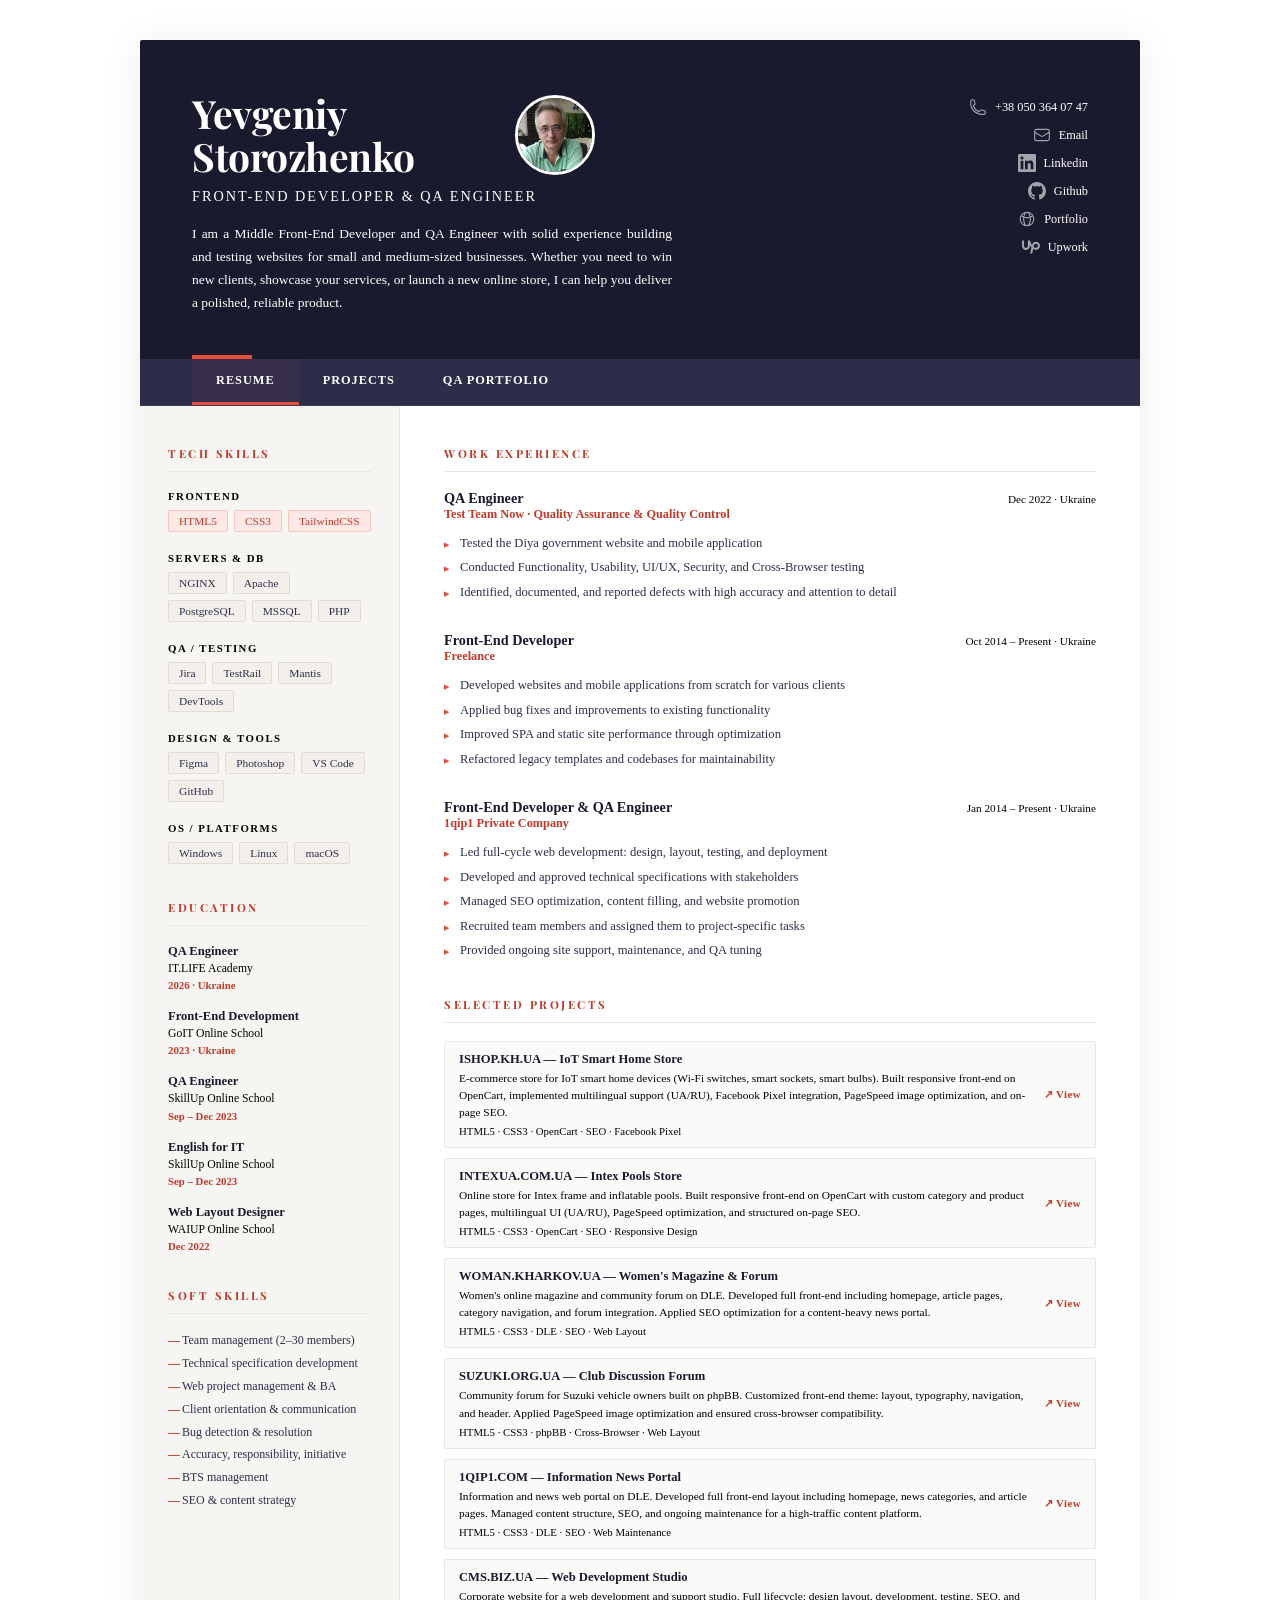
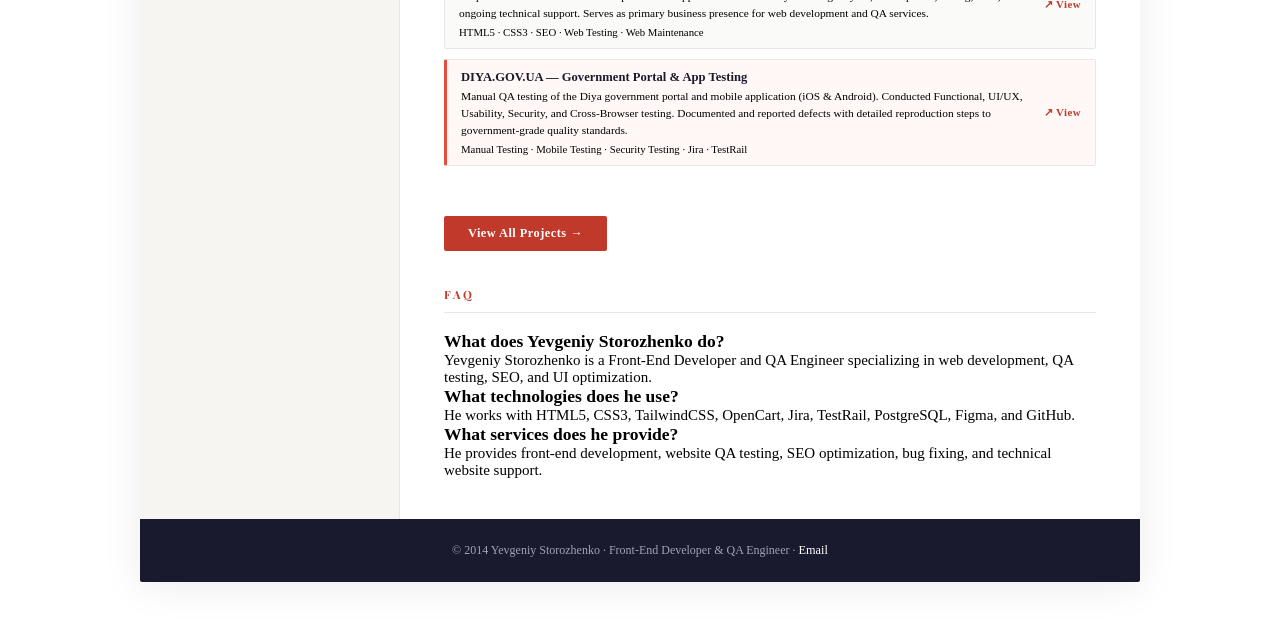
<file: index.html>
<!DOCTYPE html>
<html lang="en">

<head>
  <meta charset="UTF-8">
  <title>Yevgeniy Storozhenko — Front-End Developer & QA Engineer</title>
  <meta name="viewport" content="width=device-width, initial-scale=1.0">
  <meta name="description"
    content="Yevgeniy Storozhenko is a Middle Front-End Developer and QA Engineer. Explore his resume, selected projects, QA portfolio, and web development experience.">
  <meta name="keywords" content="Front-End Developer, QA Engineer, Ukraine, web development, OpenCart, SEO, portfolio">
  <meta name="author" content="Yevgeniy Storozhenko">
  <meta name="robots" content="index, follow">
  <meta property="og:type" content="website">
  <meta property="og:title" content="Yevgeniy Storozhenko — Front-End Developer & QA Engineer">
  <meta property="og:description"
    content="Portfolio and resume of a Middle Front-End Developer and QA Engineer with experience in web development, testing, and SEO.">
  <meta property="og:url" content="https://portfolio.1qip1.com/">
  <meta property="og:image" content="https://portfolio.1qip1.com/img/photo.webp">
  <meta property="og:site_name" content="Yevgeniy Storozhenko Portfolio">
  <meta name="twitter:card" content="summary_large_image">
  <link rel="preconnect" href="https://fonts.googleapis.com">
  <link rel="preconnect" href="https://fonts.gstatic.com" crossorigin>
  <link
    href="https://fonts.googleapis.com/css2?family=Playfair+Display:wght@400;700&family=DM+Sans:wght@300;400;500;600&display=swap"
    rel="stylesheet">
  <link rel="stylesheet" href="styles/styles.css">
  <link rel="manifest" href="manifest.json">
  <link rel="canonical" href="https://portfolio.1qip1.com/">
  <link rel="icon" type="image/x-icon" href="img/favicon.ico">
  <link rel="apple-touch-icon" href="img/apple-icon-180.png">
  <!-- Structured Data -->
  <script type="application/ld+json">
{
  "@context": "https://schema.org",
  "@graph": [
    {
      "@type": "Person",
      "@id": "https://portfolio.1qip1.com/#person",
      "name": "Yevgeniy Storozhenko",
      "jobTitle": "Front-End Developer & QA Engineer",
      "email": "mailto:styevgeniy@gmail.com",
      "telephone": "+380503640747",
      "url": "https://portfolio.1qip1.com/",
      "image": "https://portfolio.1qip1.com/img/photo.webp",
      "sameAs": [
        "https://www.linkedin.com/in/yevgeniy-storozhenko",
        "https://github.com/StYevgeniy",
        "https://www.upwork.com/freelancers/~01e5efda63ca91f8b1"
      ],
      "worksFor": {
        "@type": "Organization",
        "name": "1qip1 Private Company"
      }
    },
    {
      "@type": "WebSite",
      "@id": "https://portfolio.1qip1.com/#website",
      "url": "https://portfolio.1qip1.com/",
      "name": "Yevgeniy Storozhenko Portfolio",
      "description": "Portfolio and resume of Yevgeniy Storozhenko, Front-End Developer and QA Engineer",
      "publisher": {
        "@id": "https://portfolio.1qip1.com/#person"
      }
    },
    {
      "@type": "WebPage",
      "@id": "https://portfolio.1qip1.com/#webpage",
      "url": "https://portfolio.1qip1.com/",
      "name": "Yevgeniy Storozhenko — Front-End Developer & QA Engineer",
      "isPartOf": {
        "@id": "https://portfolio.1qip1.com/#website"
      },
      "about": {
        "@id": "https://portfolio.1qip1.com/#person"
      },
      "breadcrumb": {
        "@id": "https://portfolio.1qip1.com/#breadcrumb"
      },
      "description": "Portfolio and resume of a Front-End Developer and QA Engineer with experience in web development, testing, and SEO."
    },
    {
      "@type": "BreadcrumbList",
      "@id": "https://portfolio.1qip1.com/#breadcrumb",
      "itemListElement": [
        {
          "@type": "ListItem",
          "position": 1,
          "name": "Resume",
          "item": "https://portfolio.1qip1.com/"
        },
        {
          "@type": "ListItem",
          "position": 2,
          "name": "Projects",
          "item": "https://portfolio.1qip1.com/projects.html"
        },
        {
          "@type": "ListItem",
          "position": 3,
          "name": "QA Portfolio",
          "item": "https://portfolio.1qip1.com/qa-portfolio.html"
        }
      ]
    },
    {
      "@type": "FAQPage",
      "@id": "https://portfolio.1qip1.com/#faq",
      "mainEntity": [
        {
          "@type": "Question",
          "name": "What does Yevgeniy Storozhenko do?",
          "acceptedAnswer": {
            "@type": "Answer",
            "text": "Yevgeniy Storozhenko is a Front-End Developer and QA Engineer specializing in web development, QA testing, SEO, and UI optimization."
          }
        },
        {
          "@type": "Question",
          "name": "What technologies does he use?",
          "acceptedAnswer": {
            "@type": "Answer",
            "text": "He works with HTML5, CSS3, TailwindCSS, OpenCart, Jira, TestRail, PostgreSQL, Figma, and GitHub."
          }
        },
        {
          "@type": "Question",
          "name": "What services does he provide?",
          "acceptedAnswer": {
            "@type": "Answer",
            "text": "He provides front-end development, website QA testing, SEO optimization, bug fixing, and technical website support."
          }
        }
      ]
    }
  ]
}
</script>
</head>

<body>
  <div class="page">

    <!-- HEADER -->
    <div class="header">
      <div>
        <h1 class="header-name">Yevgeniy<br>Storozhenko
          <img src="img/photo.webp" class="avatar" alt="Yevgeniy Storozhenko" decoding="async" fetchpriority="high"
            loading="eager">
        </h1>
        <div class="header-title">Front-End Developer &amp; QA Engineer</div>
        <div class="header-summary">
          I am a Middle Front-End Developer and QA Engineer with solid experience building and testing websites for
          small and medium-sized businesses.
          Whether you need to win new clients, showcase your services, or launch a new online store, I can help you
          deliver a polished, reliable product.
        </div>
      </div>
      <div class="header-contacts">
        <a href="tel:+380503640747" class="contact-item">
          <svg class="contact-icon" viewBox="0 0 24 24" fill="none" stroke="currentColor" stroke-width="1.5">
            <path stroke-linecap="round" stroke-linejoin="round"
              d="M2.25 6.75c0 8.284 6.716 15 15 15h2.25a2.25 2.25 0 002.25-2.25v-1.372c0-.516-.351-.966-.852-1.091l-4.423-1.106c-.44-.11-.902.055-1.173.417l-.97 1.293c-.282.376-.769.542-1.21.38a12.035 12.035 0 01-7.143-7.143c-.162-.441.004-.928.38-1.21l1.293-.97c.363-.271.527-.734.417-1.173L6.963 3.102a1.125 1.125 0 00-1.091-.852H4.5A2.25 2.25 0 002.25 4.5v2.25z" />
          </svg>
          +38 050 364 07 47
        </a>
        <a href="mailto:styevgeniy@gmail.com" class="contact-item">
          <svg class="contact-icon" viewBox="0 0 24 24" fill="none" stroke="currentColor" stroke-width="1.5">
            <path stroke-linecap="round" stroke-linejoin="round"
              d="M21.75 6.75v10.5a2.25 2.25 0 01-2.25 2.25h-15a2.25 2.25 0 01-2.25-2.25V6.75m19.5 0A2.25 2.25 0 0019.5 4.5h-15a2.25 2.25 0 00-2.25 2.25m19.5 0v.243a2.25 2.25 0 01-1.07 1.916l-7.5 4.615a2.25 2.25 0 01-2.36 0L3.32 8.91a2.25 2.25 0 01-1.07-1.916V6.75" />
          </svg>
          Email
        </a>
        <a href="https://www.linkedin.com/in/yevgeniy-storozhenko" target="_blank" rel="noopener noreferrer"
          class="contact-item">
          <svg class="contact-icon" viewBox="0 0 24 24" fill="currentColor">
            <path
              d="M20.447 20.452h-3.554v-5.569c0-1.328-.027-3.037-1.852-3.037-1.853 0-2.136 1.445-2.136 2.939v5.667H9.351V9h3.414v1.561h.046c.477-.9 1.637-1.85 3.37-1.85 3.601 0 4.267 2.37 4.267 5.455v6.286zM5.337 7.433c-1.144 0-2.063-.926-2.063-2.065 0-1.138.92-2.063 2.063-2.063 1.14 0 2.064.925 2.064 2.063 0 1.139-.925 2.065-2.064 2.065zm1.782 13.019H3.555V9h3.564v11.452zM22.225 0H1.771C.792 0 0 .774 0 1.729v20.542C0 23.227.792 24 1.771 24h20.451C23.2 24 24 23.227 24 22.271V1.729C24 .774 23.2 0 22.222 0h.003z" />
          </svg>
          Linkedin
        </a>
        <a href="https://github.com/StYevgeniy" target="_blank" rel="noopener noreferrer" class="contact-item">
          <svg class="contact-icon" viewBox="0 0 24 24" fill="currentColor">
            <path
              d="M12 0c-6.626 0-12 5.373-12 12 0 5.302 3.438 9.8 8.207 11.387.599.111.793-.261.793-.577v-2.234c-3.338.726-4.033-1.416-4.033-1.416-.546-1.387-1.333-1.756-1.333-1.756-1.089-.745.083-.729.083-.729 1.205.084 1.839 1.237 1.839 1.237 1.07 1.834 2.807 1.304 3.492.997.107-.775.418-1.305.762-1.604-2.665-.305-5.467-1.334-5.467-5.931 0-1.311.469-2.381 1.236-3.221-.124-.303-.535-1.524.117-3.176 0 0 1.008-.322 3.301 1.23.957-.266 1.983-.399 3.003-.404 1.02.005 2.047.138 3.006.404 2.291-1.552 3.297-1.23 3.297-1.23.653 1.653.242 2.874.118 3.176.77.84 1.235 1.911 1.235 3.221 0 4.609-2.807 5.624-5.479 5.921.43.372.823 1.102.823 2.222v3.293c0 .319.192.694.801.576 4.765-1.589 8.199-6.086 8.199-11.386 0-6.627-5.373-12-12-12z" />
          </svg>
          Github
        </a>
        <a href="https://portfolio.cms.biz.ua" target="_blank" class="contact-item">
          <svg class="contact-icon" viewBox="0 0 24 24" fill="none" stroke="currentColor" stroke-width="1.5">
            <path stroke-linecap="round" stroke-linejoin="round"
              d="M12 21a9.004 9.004 0 008.716-6.747M12 21a9.004 9.004 0 01-8.716-6.747M12 21c2.485 0 4.5-4.03 4.5-9S14.485 3 12 3m0 18c-2.485 0-4.5-4.03-4.5-9S9.515 3 12 3m0 0a8.997 8.997 0 017.843 4.582M12 3a8.997 8.997 0 00-7.843 4.582m15.686 0A11.953 11.953 0 0112 10.5c-2.998 0-5.74-1.1-7.843-2.918m15.686 0A8.959 8.959 0 0121 12c0 .778-.099 1.533-.284 2.253M3.284 14.253A8.959 8.959 0 013 12c0-1.605.42-3.113 1.157-4.418" />
          </svg>
          Portfolio
        </a>
        <a href="https://www.upwork.com/freelancers/~01e5efda63ca91f8b1" target="_blank" class="contact-item">
          <svg class="contact-icon" viewBox="0 0 24 24" fill="currentColor">
            <path
              d="M18.561 13.158c-1.102 0-2.135-.467-3.074-1.227l.228-1.076.008-.042c.207-1.143.849-3.06 2.839-3.06 1.492 0 2.703 1.212 2.703 2.703-.001 1.489-1.212 2.702-2.704 2.702zm0-8.14c-2.539 0-4.51 1.649-5.31 4.366-1.22-1.834-2.148-4.036-2.687-5.892H7.828v7.112c-.002 1.406-1.141 2.546-2.547 2.546-1.405 0-2.543-1.14-2.543-2.546V3.492H0v7.112c0 2.914 2.37 5.303 5.281 5.303 2.913 0 5.283-2.389 5.283-5.303v-1.19c.529 1.107 1.182 2.229 1.974 3.221l-1.673 7.873h2.797l1.213-5.71c1.063.679 2.285 1.109 3.686 1.109 3 0 5.439-2.452 5.439-5.45 0-3-2.439-5.439-5.439-5.439z" />
          </svg>
          Upwork
        </a>
      </div>
    </div>

    <!-- NAVIGATION -->
    <nav class="main-nav">
      <a href="/" class="nav-link active">Resume</a>
      <a href="projects.html" class="nav-link">Projects</a>
      <a href="qa-portfolio.html" class="nav-link">QA Portfolio</a>
    </nav>

    <!-- BODY -->
    <div class="body">

      <!-- SIDEBAR -->
      <aside class="sidebar">

        <!-- TECH SKILLS -->
        <div class="section">
          <h2 class="section-title">Tech Skills</h2>
          <div class="skill-group">
            <div class="skill-group-label">Frontend</div>
            <div class="tags">
              <span class="tag accent">HTML5</span>
              <span class="tag accent">CSS3</span>
              <span class="tag accent">TailwindCSS</span>
            </div>
          </div>
          <div class="skill-group">
            <div class="skill-group-label">Servers &amp; DB</div>
            <div class="tags">
              <span class="tag">NGINX</span>
              <span class="tag">Apache</span>
              <span class="tag">PostgreSQL</span>
              <span class="tag">MSSQL</span>
              <span class="tag">PHP</span>
            </div>
          </div>
          <div class="skill-group">
            <div class="skill-group-label">QA / Testing</div>
            <div class="tags">
              <span class="tag">Jira</span>
              <span class="tag">TestRail</span>
              <span class="tag">Mantis</span>
              <span class="tag">DevTools</span>
            </div>
          </div>
          <div class="skill-group">
            <div class="skill-group-label">Design &amp; Tools</div>
            <div class="tags">
              <span class="tag">Figma</span>
              <span class="tag">Photoshop</span>
              <span class="tag">VS Code</span>
              <span class="tag">GitHub</span>
            </div>
          </div>
          <div class="skill-group">
            <div class="skill-group-label">OS / Platforms</div>
            <div class="tags">
              <span class="tag">Windows</span>
              <span class="tag">Linux</span>
              <span class="tag">macOS</span>
            </div>
          </div>
        </div>

        <!-- EDUCATION -->
        <div class="section">
          <h2 class="section-title">Education</h2>
          <div class="edu-item">
            <div class="edu-degree">QA Engineer</div>
            <div class="edu-school">IT.LIFE Academy</div>
            <div class="edu-date">2026 · Ukraine</div>
          </div>
          <div class="edu-item">
            <div class="edu-degree">Front-End Development</div>
            <div class="edu-school">GoIT Online School</div>
            <div class="edu-date">2023 · Ukraine</div>
          </div>
          <div class="edu-item">
            <div class="edu-degree">QA Engineer</div>
            <div class="edu-school">SkillUp Online School</div>
            <div class="edu-date">Sep – Dec 2023</div>
          </div>
          <div class="edu-item">
            <div class="edu-degree">English for IT</div>
            <div class="edu-school">SkillUp Online School</div>
            <div class="edu-date">Sep – Dec 2023</div>
          </div>
          <div class="edu-item">
            <div class="edu-degree">Web Layout Designer</div>
            <div class="edu-school">WAIUP Online School</div>
            <div class="edu-date">Dec 2022</div>
          </div>
        </div>

        <!-- SOFT SKILLS -->
        <div class="section">
          <h2 class="section-title">Soft Skills</h2>
          <ul class="soft-list">
            <li>Team management (2–30 members)</li>
            <li>Technical specification development</li>
            <li>Web project management &amp; BA</li>
            <li>Client orientation &amp; communication</li>
            <li>Bug detection &amp; resolution</li>
            <li>Accuracy, responsibility, initiative</li>
            <li>BTS management</li>
            <li>SEO &amp; content strategy</li>
          </ul>
        </div>

      </aside>

      <!-- MAIN CONTENT -->
      <main class="main">

        <!-- EXPERIENCE -->
        <div class="section">
          <h2 class="section-title">Work Experience</h2>

          <div class="exp-item">
            <div class="exp-header">
              <div>
                <div class="exp-role">QA Engineer</div>
                <div class="exp-company">Test Team Now · Quality Assurance &amp; Quality Control</div>
              </div>
              <div class="exp-date">Dec 2022 · Ukraine</div>
            </div>
            <ul class="exp-bullets">
              <li>Tested the Diya government website and mobile application</li>
              <li>Conducted Functionality, Usability, UI/UX, Security, and Cross-Browser testing</li>
              <li>Identified, documented, and reported defects with high accuracy and attention to detail</li>
            </ul>
          </div>

          <div class="exp-item">
            <div class="exp-header">
              <div>
                <div class="exp-role">Front-End Developer</div>
                <div class="exp-company">Freelance</div>
              </div>
              <div class="exp-date">Oct 2014 – Present · Ukraine</div>
            </div>
            <ul class="exp-bullets">
              <li>Developed websites and mobile applications from scratch for various clients</li>
              <li>Applied bug fixes and improvements to existing functionality</li>
              <li>Improved SPA and static site performance through optimization</li>
              <li>Refactored legacy templates and codebases for maintainability</li>
            </ul>
          </div>

          <div class="exp-item">
            <div class="exp-header">
              <div>
                <div class="exp-role">Front-End Developer &amp; QA Engineer</div>
                <div class="exp-company">1qip1 Private Company</div>
              </div>
              <div class="exp-date">Jan 2014 – Present · Ukraine</div>
            </div>
            <ul class="exp-bullets">
              <li>Led full-cycle web development: design, layout, testing, and deployment</li>
              <li>Developed and approved technical specifications with stakeholders</li>
              <li>Managed SEO optimization, content filling, and website promotion</li>
              <li>Recruited team members and assigned them to project-specific tasks</li>
              <li>Provided ongoing site support, maintenance, and QA tuning</li>
            </ul>
          </div>
        </div>

        <!-- SELECTED PROJECTS PREVIEW -->
        <div class="section">
          <h2 class="section-title">Selected Projects</h2>

          <div class="project-item">
            <div>
              <div class="project-name">ISHOP.KH.UA — IoT Smart Home Store</div>
              <div class="project-desc">E-commerce store for IoT smart home devices (Wi-Fi switches, smart sockets,
                smart bulbs). Built responsive front-end on OpenCart, implemented multilingual support (UA/RU), Facebook
                Pixel integration, PageSpeed image optimization, and on-page SEO.</div>
              <div class="project-tags">HTML5 · CSS3 · OpenCart · SEO · Facebook Pixel</div>
            </div>
            <a href="https://ishop.kh.ua/" target="_blank" class="project-link">↗ View</a>
          </div>

          <div class="project-item">
            <div>
              <div class="project-name">INTEXUA.COM.UA — Intex Pools Store</div>
              <div class="project-desc">Online store for Intex frame and inflatable pools. Built responsive front-end on
                OpenCart with custom category and product pages, multilingual UI (UA/RU), PageSpeed optimization, and
                structured on-page SEO.</div>
              <div class="project-tags">HTML5 · CSS3 · OpenCart · SEO · Responsive Design</div>
            </div>
            <a href="https://intexua.com.ua/" target="_blank" class="project-link">↗ View</a>
          </div>

          <div class="project-item">
            <div>
              <div class="project-name">WOMAN.KHARKOV.UA — Women's Magazine &amp; Forum</div>
              <div class="project-desc">Women's online magazine and community forum on DLE. Developed full front-end
                including homepage, article pages, category navigation, and forum integration. Applied SEO optimization
                for a content-heavy news portal.</div>
              <div class="project-tags">HTML5 · CSS3 · DLE · SEO · Web Layout</div>
            </div>
            <a href="https://woman.kharkov.ua" target="_blank" class="project-link">↗ View</a>
          </div>

          <div class="project-item">
            <div>
              <div class="project-name">SUZUKI.ORG.UA — Club Discussion Forum</div>
              <div class="project-desc">Community forum for Suzuki vehicle owners built on phpBB. Customized front-end
                theme: layout, typography, navigation, and header. Applied PageSpeed image optimization and ensured
                cross-browser compatibility.</div>
              <div class="project-tags">HTML5 · CSS3 · phpBB · Cross-Browser · Web Layout</div>
            </div>
            <a href="https://suzuki.org.ua" target="_blank" class="project-link">↗ View</a>
          </div>

          <div class="project-item">
            <div>
              <div class="project-name">1QIP1.COM — Information News Portal</div>
              <div class="project-desc">Information and news web portal on DLE. Developed full front-end layout
                including homepage, news categories, and article pages. Managed content structure, SEO, and ongoing
                maintenance for a high-traffic content platform.</div>
              <div class="project-tags">HTML5 · CSS3 · DLE · SEO · Web Maintenance</div>
            </div>
            <a href="https://1qip1.com" target="_blank" class="project-link">↗ View</a>
          </div>

          <div class="project-item">
            <div>
              <div class="project-name">CMS.BIZ.UA — Web Development Studio</div>
              <div class="project-desc">Corporate website for a web development and support studio. Full lifecycle:
                design layout, development, testing, SEO, and ongoing technical support. Serves as primary business
                presence for web development and QA services.</div>
              <div class="project-tags">HTML5 · CSS3 · SEO · Web Testing · Web Maintenance</div>
            </div>
            <a href="https://cms.biz.ua" target="_blank" class="project-link">↗ View</a>
          </div>

          <div class="project-item qa-project">
            <div>
              <div class="project-name">DIYA.GOV.UA — Government Portal &amp; App Testing</div>
              <div class="project-desc">Manual QA testing of the Diya government portal and mobile application (iOS
                &amp; Android). Conducted Functional, UI/UX, Usability, Security, and Cross-Browser testing. Documented
                and reported defects with detailed reproduction steps to government-grade quality standards.</div>
              <div class="project-tags">Manual Testing · Mobile Testing · Security Testing · Jira · TestRail</div>
            </div>
            <a href="https://diia.gov.ua" target="_blank" class="project-link">↗ View</a>
          </div>

          <div class="action-row">
            <a href="projects.html" class="btn-primary">View All Projects →</a>
          </div>
        </div>

        <section class="section faq-section">
          <h2 class="section-title">FAQ</h2>

          <div class="faq-item">
            <h3>What does Yevgeniy Storozhenko do?</h3>
            <p>Yevgeniy Storozhenko is a Front-End Developer and QA Engineer specializing in web development, QA
              testing, SEO, and UI optimization.</p>
          </div>

          <div class="faq-item">
            <h3>What technologies does he use?</h3>
            <p>He works with HTML5, CSS3, TailwindCSS, OpenCart, Jira, TestRail, PostgreSQL, Figma, and GitHub.</p>
          </div>

          <div class="faq-item">
            <h3>What services does he provide?</h3>
            <p>He provides front-end development, website QA testing, SEO optimization, bug fixing, and technical
              website support.</p>
          </div>
        </section>

      </main>
    </div>
    <!-- FOOTER -->
    <footer class="site-footer">
      <p>© 2014 Yevgeniy Storozhenko · Front-End Developer &amp; QA Engineer · <a
          href="mailto:styevgeniy@gmail.com">Email</a></p>
    </footer>
  </div>
</body>

</html>
</file>
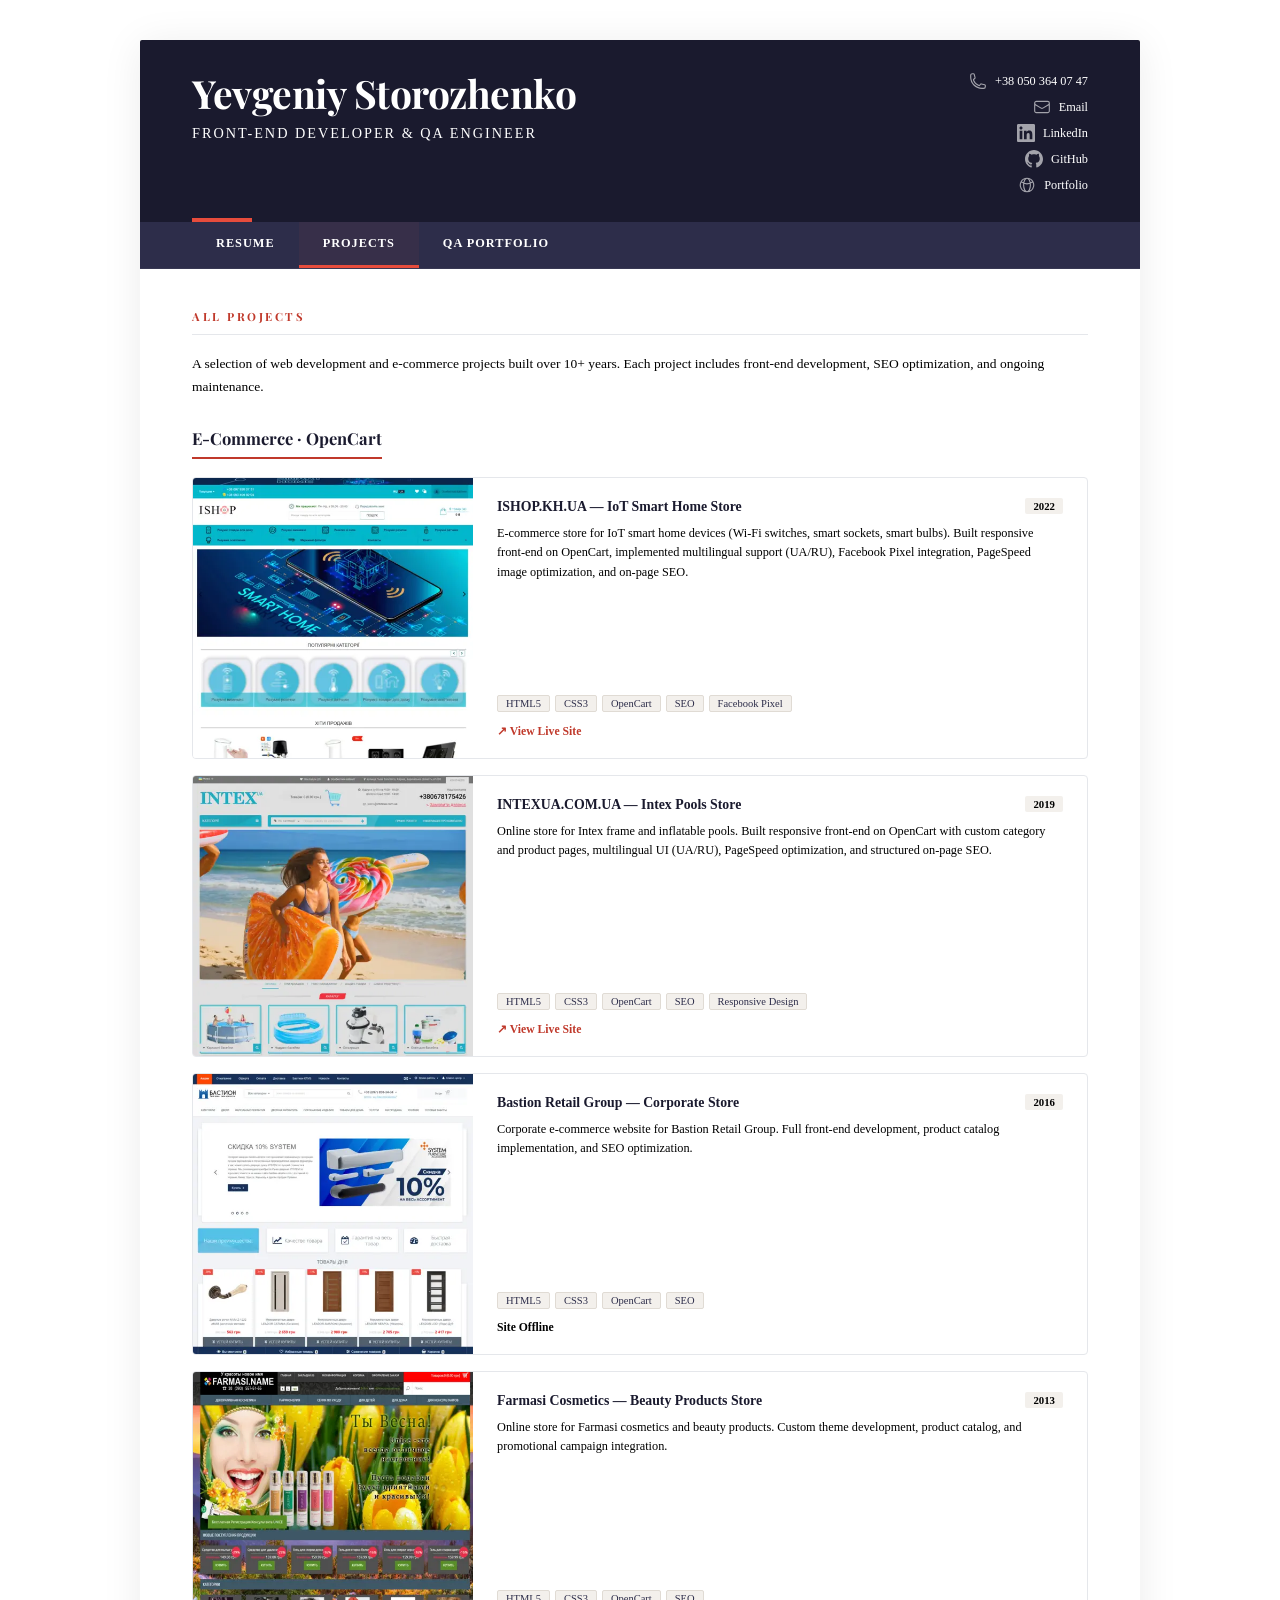
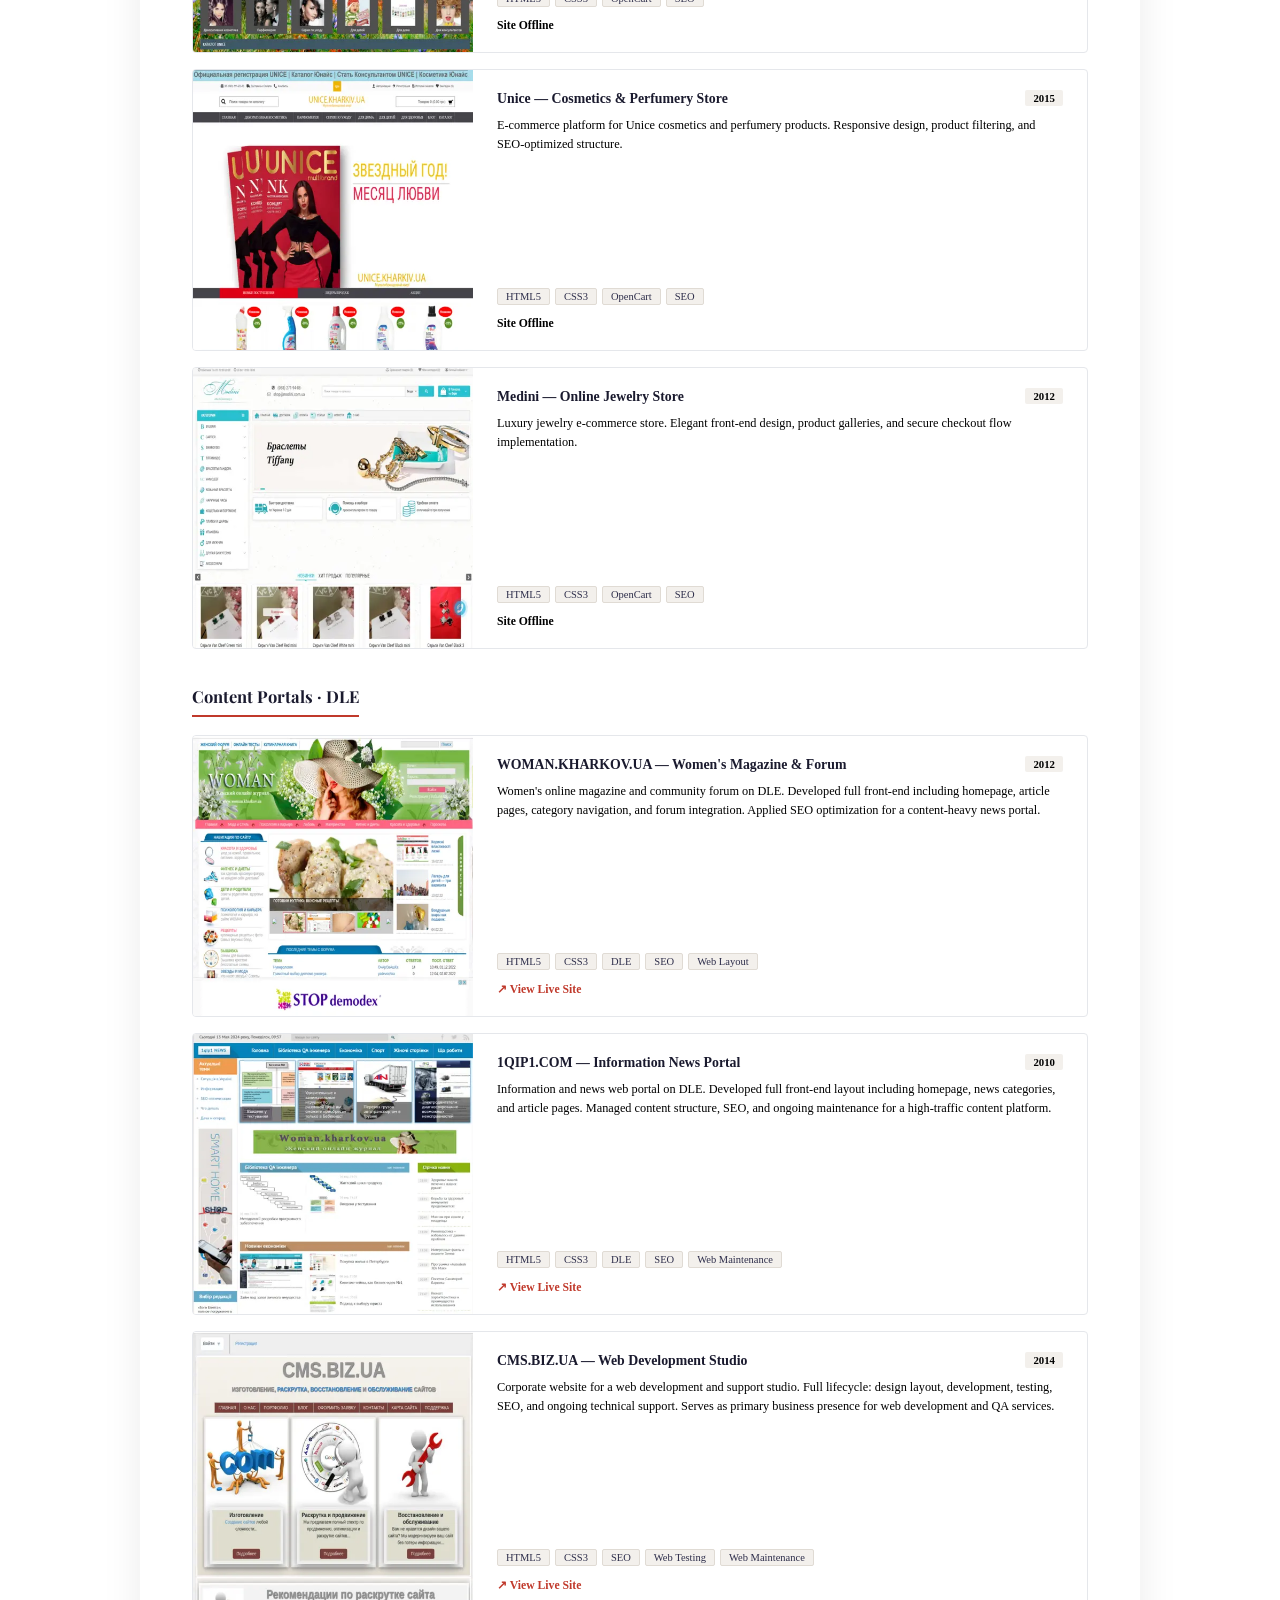
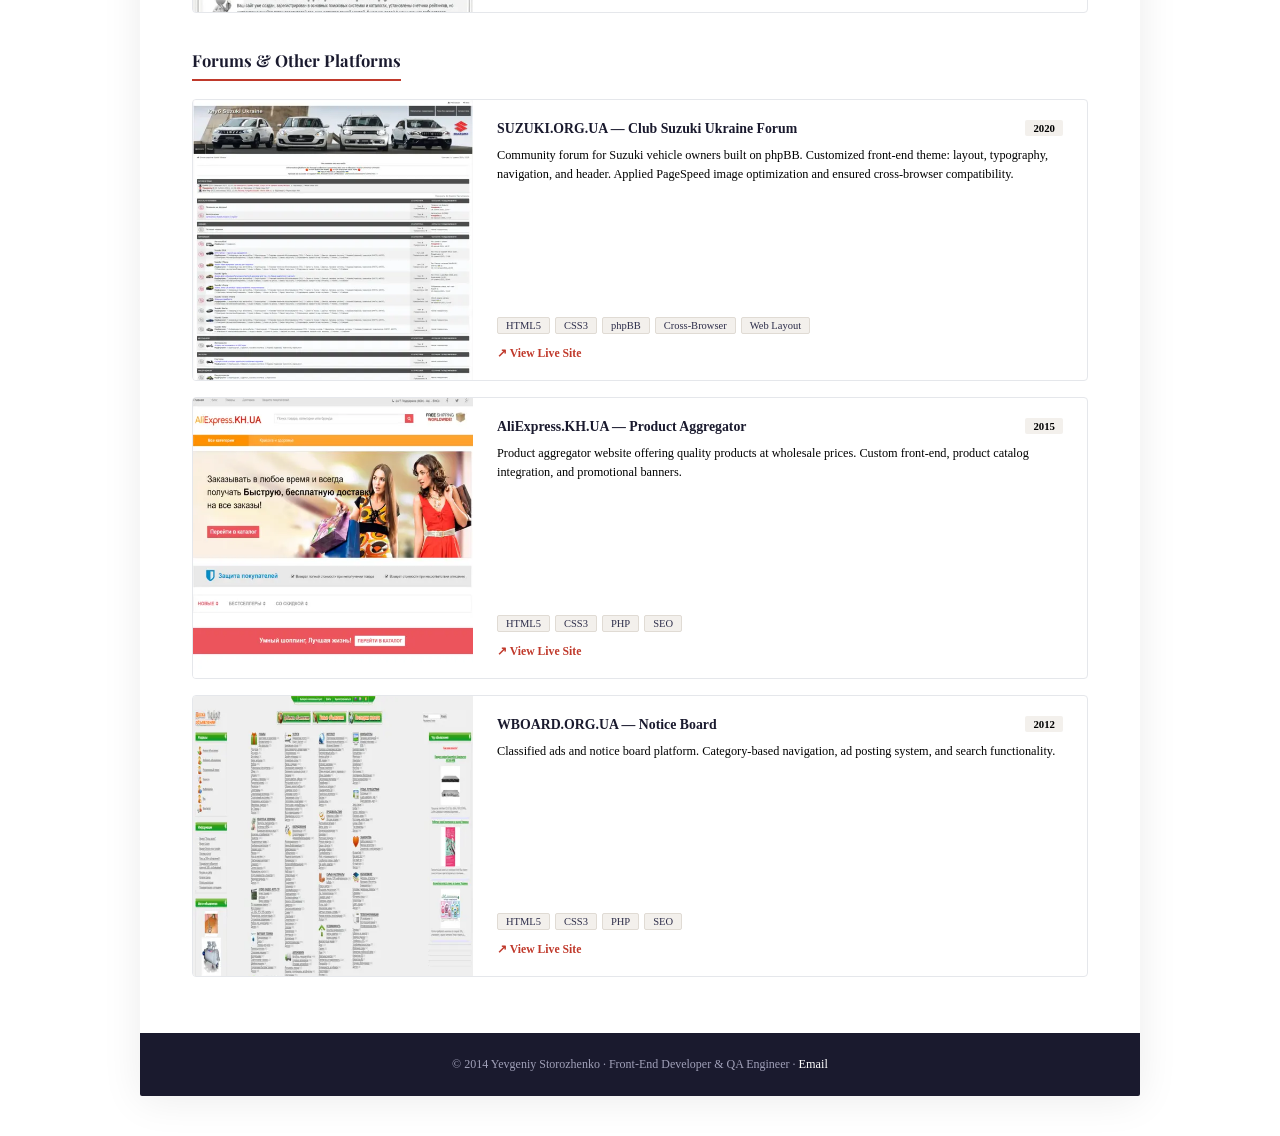
<file: projects.html>
<!DOCTYPE html>
<html lang="en">

<head>
  <meta charset="UTF-8">
  <meta name="viewport" content="width=device-width, initial-scale=1.0">
  <title>Projects — Yevgeniy Storozhenko</title>
  <meta name="description"
    content="Projects by Yevgeniy Storozhenko: OpenCart e-commerce, content portals, and QA test reports with a focus on SEO, performance, and reliability.">
  <link rel="preconnect" href="https://fonts.googleapis.com">
  <link rel="preconnect" href="https://fonts.gstatic.com" crossorigin>
  <link rel="preload"
    href="https://fonts.googleapis.com/css2?family=Playfair+Display:wght@400;700&family=DM+Sans:wght@300;400;500;600&display=swap"
    as="style" onload="this.onload=null;this.rel='stylesheet'">
  <noscript>
    <link rel="stylesheet"
      href="https://fonts.googleapis.com/css2?family=Playfair+Display:wght@400;700&family=DM+Sans:wght@300;400;500;600&display=swap">
  </noscript>
  <meta property="og:title" content="Projects — Yevgeniy Storozhenko">
  <meta property="og:description" content="Selected web development and QA projects by Yevgeniy Storozhenko.">
  <meta property="og:url" content="https://portfolio.1qip1.com/projects.html">
  <meta property="og:type" content="website">
  <meta property="og:site_name" content="Yevgeniy Storozhenko Portfolio">
  <meta property="og:image" content="https://portfolio.1qip1.com/img/icon-cms.png">
  <meta name="twitter:card" content="summary_large_image">
  <link rel="manifest" href="manifest.json">
  <link rel="canonical" href="https://portfolio.1qip1.com/projects.html">
  <link rel="preload" href="styles/styles.css" as="style" onload="this.onload=null;this.rel='stylesheet'">
  <noscript>
    <link rel="stylesheet" href="styles/styles.css">
  </noscript>
  <link rel="icon" type="image/x-icon" href="img/favicon.ico">
  <link rel="apple-touch-icon" href="img/apple-icon-180.png">
  <script type="application/ld+json">
{
  "@context": "https://schema.org",
  "@graph": [
    {
      "@type": "Person",
      "@id": "https://portfolio.1qip1.com/#person",
      "name": "Yevgeniy Storozhenko",
      "jobTitle": "Front-End Developer & QA Engineer",
      "email": "mailto:styevgeniy@gmail.com",
      "telephone": "+380503640747",
      "url": "https://portfolio.1qip1.com/",
      "image": "https://portfolio.1qip1.com/img/photo.webp",
      "sameAs": [
        "https://www.linkedin.com/in/yevgeniy-storozhenko",
        "https://github.com/StYevgeniy",
        "https://www.upwork.com/freelancers/~01e5efda63ca91f8b1"
      ],
      "worksFor": {
        "@type": "Organization",
        "name": "1qip1 Private Company"
      }
    },
    {
      "@type": "WebSite",
      "@id": "https://portfolio.1qip1.com/#website",
      "url": "https://portfolio.1qip1.com/",
      "name": "Yevgeniy Storozhenko Portfolio",
      "description": "Portfolio and resume of Yevgeniy Storozhenko, Front-End Developer & QA Engineer"
    },
    {
      "@type": "WebPage",
      "@id": "https://portfolio.1qip1.com/projects.html#webpage",
      "url": "https://portfolio.1qip1.com/projects.html",
      "name": "Projects — Yevgeniy Storozhenko",
      "description": "Selected web development and QA projects by Yevgeniy Storozhenko.",
      "isPartOf": {
        "@id": "https://portfolio.1qip1.com/#website"
      },
      "about": {
        "@id": "https://portfolio.1qip1.com/#person"
      },
      "breadcrumb": {
        "@id": "https://portfolio.1qip1.com/projects.html#breadcrumb"
      }
    },
    {
      "@type": "BreadcrumbList",
      "@id": "https://portfolio.1qip1.com/projects.html#breadcrumb",
      "itemListElement": [
        {
          "@type": "ListItem",
          "position": 1,
          "name": "Resume",
          "item": "https://portfolio.1qip1.com/"
        },
        {
          "@type": "ListItem",
          "position": 2,
          "name": "Projects",
          "item": "https://portfolio.1qip1.com/projects.html"
        }
      ]
    }
  ]
}
</script>
</head>

<body>
  <div class="page">

    <!-- HEADER -->
    <div class="header compact">
      <div>
        <h1 class="header-name">Yevgeniy Storozhenko</h1>
        <div class="header-title">Front-End Developer &amp; QA Engineer</div>
      </div>
      <div class="header-contacts compact-contacts">
        <a href="tel:+380503640747" class="contact-item">
          <svg class="contact-icon" viewBox="0 0 24 24" fill="none" stroke="currentColor" stroke-width="1.5">
            <path stroke-linecap="round" stroke-linejoin="round"
              d="M2.25 6.75c0 8.284 6.716 15 15 15h2.25a2.25 2.25 0 002.25-2.25v-1.372c0-.516-.351-.966-.852-1.091l-4.423-1.106c-.44-.11-.902.055-1.173.417l-.97 1.293c-.282.376-.769.542-1.21.38a12.035 12.035 0 01-7.143-7.143c-.162-.441.004-.928.38-1.21l1.293-.97c.363-.271.527-.734.417-1.173L6.963 3.102a1.125 1.125 0 00-1.091-.852H4.5A2.25 2.25 0 002.25 4.5v2.25z" />
          </svg>
          +38 050 364 07 47
        </a>
        <a href="mailto:styevgeniy@gmail.com" class="contact-item">
          <svg class="contact-icon" viewBox="0 0 24 24" fill="none" stroke="currentColor" stroke-width="1.5">
            <path stroke-linecap="round" stroke-linejoin="round"
              d="M21.75 6.75v10.5a2.25 2.25 0 01-2.25 2.25h-15a2.25 2.25 0 01-2.25-2.25V6.75m19.5 0A2.25 2.25 0 0019.5 4.5h-15a2.25 2.25 0 00-2.25 2.25m19.5 0v.243a2.25 2.25 0 01-1.07 1.916l-7.5 4.615a2.25 2.25 0 01-2.36 0L3.32 8.91a2.25 2.25 0 01-1.07-1.916V6.75" />
          </svg>
          Email
        </a>
        <a href="https://www.linkedin.com/in/yevgeniy-storozhenko" target="_blank" class="contact-item">
          <svg class="contact-icon" viewBox="0 0 24 24" fill="currentColor">
            <path
              d="M20.447 20.452h-3.554v-5.569c0-1.328-.027-3.037-1.852-3.037-1.853 0-2.136 1.445-2.136 2.939v5.667H9.351V9h3.414v1.561h.046c.477-.9 1.637-1.85 3.37-1.85 3.601 0 4.267 2.37 4.267 5.455v6.286zM5.337 7.433c-1.144 0-2.063-.926-2.063-2.065 0-1.138.92-2.063 2.063-2.063 1.14 0 2.064.925 2.064 2.063 0 1.139-.925 2.065-2.064 2.065zm1.782 13.019H3.555V9h3.564v11.452zM22.225 0H1.771C.792 0 0 .774 0 1.729v20.542C0 23.227.792 24 1.771 24h20.451C23.2 24 24 23.227 24 22.271V1.729C24 .774 23.2 0 22.222 0h.003z" />
          </svg>
          LinkedIn
        </a>
        <a href="https://github.com/StYevgeniy" target="_blank" class="contact-item">
          <svg class="contact-icon" viewBox="0 0 24 24" fill="currentColor">
            <path
              d="M12 0c-6.626 0-12 5.373-12 12 0 5.302 3.438 9.8 8.207 11.387.599.111.793-.261.793-.577v-2.234c-3.338.726-4.033-1.416-4.033-1.416-.546-1.387-1.333-1.756-1.333-1.756-1.089-.745.083-.729.083-.729 1.205.084 1.839 1.237 1.839 1.237 1.07 1.834 2.807 1.304 3.492.997.107-.775.418-1.305.762-1.604-2.665-.305-5.467-1.334-5.467-5.931 0-1.311.469-2.381 1.236-3.221-.124-.303-.535-1.524.117-3.176 0 0 1.008-.322 3.301 1.23.957-.266 1.983-.399 3.003-.404 1.02.005 2.047.138 3.006.404 2.291-1.552 3.297-1.23 3.297-1.23.653 1.653.242 2.874.118 3.176.77.84 1.235 1.911 1.235 3.221 0 4.609-2.807 5.624-5.479 5.921.43.372.823 1.102.823 2.222v3.293c0 .319.192.694.801.576 4.765-1.589 8.199-6.086 8.199-11.386 0-6.627-5.373-12-12-12z" />
          </svg>
          GitHub
        </a>
        <a href="https://portfolio.cms.biz.ua" target="_blank" class="contact-item">
          <svg class="contact-icon" viewBox="0 0 24 24" fill="none" stroke="currentColor" stroke-width="1.5">
            <path stroke-linecap="round" stroke-linejoin="round"
              d="M12 21a9.004 9.004 0 008.716-6.747M12 21a9.004 9.004 0 01-8.716-6.747M12 21c2.485 0 4.5-4.03 4.5-9S14.485 3 12 3m0 18c-2.485 0-4.5-4.03-4.5-9S9.515 3 12 3m0 0a8.997 8.997 0 017.843 4.582M12 3a8.997 8.997 0 00-7.843 4.582m15.686 0A11.953 11.953 0 0112 10.5c-2.998 0-5.74-1.1-7.843-2.918m15.686 0A8.959 8.959 0 0121 12c0 .778-.099 1.533-.284 2.253M3.284 14.253A8.959 8.959 0 013 12c0-1.605.42-3.113 1.157-4.418" />
          </svg>
          Portfolio
        </a>
      </div>
    </div>

    <!-- NAVIGATION -->
    <nav class="main-nav">
      <a href="index.html" class="nav-link">Resume</a>
      <a href="projects.html" class="nav-link active">Projects</a>
      <a href="qa-portfolio.html" class="nav-link">QA Portfolio</a>
    </nav>

    <!-- MAIN CONTENT -->
    <main class="main full-width">

      <div class="section">
        <h2 class="section-title">All Projects</h2>
        <p class="projects-intro">A selection of web development and e-commerce projects built over 10+ years. Each
          project includes front-end development, SEO optimization, and ongoing maintenance.</p>

        <!-- CATEGORY: OpenCart -->
        <div class="project-category">
          <h3 class="category-title">E-Commerce · OpenCart</h3>

          <div class="project-card">
            <div class="project-card-image">
              <img src="img/ishop2.webp" alt="ISHOP.KH.UA" loading="lazy" decoding="async">
            </div>
            <div class="project-card-content">
              <div class="project-card-header">
                <h4 class="project-card-name">ISHOP.KH.UA — IoT Smart Home Store</h4>
                <span class="project-card-year">2022</span>
              </div>
              <p class="project-card-desc">E-commerce store for IoT smart home devices (Wi-Fi switches, smart sockets,
                smart bulbs). Built responsive front-end on OpenCart, implemented multilingual support (UA/RU), Facebook
                Pixel integration, PageSpeed image optimization, and on-page SEO.</p>
              <div class="project-card-tags">
                <span class="tag">HTML5</span>
                <span class="tag">CSS3</span>
                <span class="tag">OpenCart</span>
                <span class="tag">SEO</span>
                <span class="tag">Facebook Pixel</span>
              </div>
              <a href="https://ishop.kh.ua/" target="_blank" class="project-card-link">↗ View Live Site</a>
            </div>
          </div>

          <div class="project-card">
            <div class="project-card-image">
              <img src="img/intex1.webp" alt="INTEXUA.COM.UA" loading="lazy" decoding="async">
            </div>
            <div class="project-card-content">
              <div class="project-card-header">
                <h4 class="project-card-name">INTEXUA.COM.UA — Intex Pools Store</h4>
                <span class="project-card-year">2019</span>
              </div>
              <p class="project-card-desc">Online store for Intex frame and inflatable pools. Built responsive front-end
                on OpenCart with custom category and product pages, multilingual UI (UA/RU), PageSpeed optimization, and
                structured on-page SEO.</p>
              <div class="project-card-tags">
                <span class="tag">HTML5</span>
                <span class="tag">CSS3</span>
                <span class="tag">OpenCart</span>
                <span class="tag">SEO</span>
                <span class="tag">Responsive Design</span>
              </div>
              <a href="https://intexua.com.ua/" target="_blank" class="project-card-link">↗ View Live Site</a>
            </div>
          </div>

          <div class="project-card">
            <div class="project-card-image">
              <img src="img/bastion1.webp" alt="Bastion Retail Group" loading="lazy" decoding="async">
            </div>
            <div class="project-card-content">
              <div class="project-card-header">
                <h4 class="project-card-name">Bastion Retail Group — Corporate Store</h4>
                <span class="project-card-year">2016</span>
              </div>
              <p class="project-card-desc">Corporate e-commerce website for Bastion Retail Group. Full front-end
                development, product catalog implementation, and SEO optimization.</p>
              <div class="project-card-tags">
                <span class="tag">HTML5</span>
                <span class="tag">CSS3</span>
                <span class="tag">OpenCart</span>
                <span class="tag">SEO</span>
              </div>
              <a href="#" class="project-card-link disabled">Site Offline</a>
            </div>
          </div>

          <div class="project-card">
            <div class="project-card-image">
              <img src="img/farmasi.webp" alt="Farmasi Cosmetics" loading="lazy" decoding="async">
            </div>
            <div class="project-card-content">
              <div class="project-card-header">
                <h4 class="project-card-name">Farmasi Cosmetics — Beauty Products Store</h4>
                <span class="project-card-year">2013</span>
              </div>
              <p class="project-card-desc">Online store for Farmasi cosmetics and beauty products. Custom theme
                development, product catalog, and promotional campaign integration.</p>
              <div class="project-card-tags">
                <span class="tag">HTML5</span>
                <span class="tag">CSS3</span>
                <span class="tag">OpenCart</span>
                <span class="tag">SEO</span>
              </div>
              <a href="#" class="project-card-link disabled">Site Offline</a>
            </div>
          </div>

          <div class="project-card">
            <div class="project-card-image">
              <img src="img/unice.webp" alt="Unice Cosmetics" loading="lazy" decoding="async">
            </div>
            <div class="project-card-content">
              <div class="project-card-header">
                <h4 class="project-card-name">Unice — Cosmetics & Perfumery Store</h4>
                <span class="project-card-year">2015</span>
              </div>
              <p class="project-card-desc">E-commerce platform for Unice cosmetics and perfumery products. Responsive
                design, product filtering, and SEO-optimized structure.</p>
              <div class="project-card-tags">
                <span class="tag">HTML5</span>
                <span class="tag">CSS3</span>
                <span class="tag">OpenCart</span>
                <span class="tag">SEO</span>
              </div>
              <a href="#" class="project-card-link disabled">Site Offline</a>
            </div>
          </div>

          <div class="project-card">
            <div class="project-card-image">
              <img src="img/modini.webp" alt="Medini Jewelry" loading="lazy" decoding="async">
            </div>
            <div class="project-card-content">
              <div class="project-card-header">
                <h4 class="project-card-name">Medini — Online Jewelry Store</h4>
                <span class="project-card-year">2012</span>
              </div>
              <p class="project-card-desc">Luxury jewelry e-commerce store. Elegant front-end design, product galleries,
                and secure checkout flow implementation.</p>
              <div class="project-card-tags">
                <span class="tag">HTML5</span>
                <span class="tag">CSS3</span>
                <span class="tag">OpenCart</span>
                <span class="tag">SEO</span>
              </div>
              <a href="#" class="project-card-link disabled">Site Offline</a>
            </div>
          </div>
        </div>

        <!-- CATEGORY: DLE -->
        <div class="project-category">
          <h3 class="category-title">Content Portals · DLE</h3>

          <div class="project-card">
            <div class="project-card-image">
              <img src="img/woman.webp" alt="WOMAN.KHARKOV.UA" loading="lazy" decoding="async">
            </div>
            <div class="project-card-content">
              <div class="project-card-header">
                <h4 class="project-card-name">WOMAN.KHARKOV.UA — Women's Magazine & Forum</h4>
                <span class="project-card-year">2012</span>
              </div>
              <p class="project-card-desc">Women's online magazine and community forum on DLE. Developed full front-end
                including homepage, article pages, category navigation, and forum integration. Applied SEO optimization
                for a content-heavy news portal.</p>
              <div class="project-card-tags">
                <span class="tag">HTML5</span>
                <span class="tag">CSS3</span>
                <span class="tag">DLE</span>
                <span class="tag">SEO</span>
                <span class="tag">Web Layout</span>
              </div>
              <a href="https://woman.kharkov.ua" target="_blank" class="project-card-link">↗ View Live Site</a>
            </div>
          </div>

          <div class="project-card">
            <div class="project-card-image">
              <img src="img/1qip1.webp" alt="1QIP1.COM" loading="lazy" decoding="async">
            </div>
            <div class="project-card-content">
              <div class="project-card-header">
                <h4 class="project-card-name">1QIP1.COM — Information News Portal</h4>
                <span class="project-card-year">2010</span>
              </div>
              <p class="project-card-desc">Information and news web portal on DLE. Developed full front-end layout
                including homepage, news categories, and article pages. Managed content structure, SEO, and ongoing
                maintenance for a high-traffic content platform.</p>
              <div class="project-card-tags">
                <span class="tag">HTML5</span>
                <span class="tag">CSS3</span>
                <span class="tag">DLE</span>
                <span class="tag">SEO</span>
                <span class="tag">Web Maintenance</span>
              </div>
              <a href="https://1qip1.com" target="_blank" class="project-card-link">↗ View Live Site</a>
            </div>
          </div>

          <div class="project-card">
            <div class="project-card-image">
              <img src="img/cms-biz-ua.webp" alt="CMS.BIZ.UA" loading="lazy" decoding="async">
            </div>
            <div class="project-card-content">
              <div class="project-card-header">
                <h4 class="project-card-name">CMS.BIZ.UA — Web Development Studio</h4>
                <span class="project-card-year">2014</span>
              </div>
              <p class="project-card-desc">Corporate website for a web development and support studio. Full lifecycle:
                design layout, development, testing, SEO, and ongoing technical support. Serves as primary business
                presence for web development and QA services.</p>
              <div class="project-card-tags">
                <span class="tag">HTML5</span>
                <span class="tag">CSS3</span>
                <span class="tag">SEO</span>
                <span class="tag">Web Testing</span>
                <span class="tag">Web Maintenance</span>
              </div>
              <a href="https://cms.biz.ua" target="_blank" class="project-card-link">↗ View Live Site</a>
            </div>
          </div>
        </div>

        <!-- CATEGORY: Other -->
        <div class="project-category">
          <h3 class="category-title">Forums & Other Platforms</h3>

          <div class="project-card">
            <div class="project-card-image">
              <img src="img/suzuki.webp" alt="SUZUKI.ORG.UA" loading="lazy" decoding="async">
            </div>
            <div class="project-card-content">
              <div class="project-card-header">
                <h4 class="project-card-name">SUZUKI.ORG.UA — Club Suzuki Ukraine Forum</h4>
                <span class="project-card-year">2020</span>
              </div>
              <p class="project-card-desc">Community forum for Suzuki vehicle owners built on phpBB. Customized
                front-end theme: layout, typography, navigation, and header. Applied PageSpeed image optimization and
                ensured cross-browser compatibility.</p>
              <div class="project-card-tags">
                <span class="tag">HTML5</span>
                <span class="tag">CSS3</span>
                <span class="tag">phpBB</span>
                <span class="tag">Cross-Browser</span>
                <span class="tag">Web Layout</span>
              </div>
              <a href="https://suzuki.org.ua" target="_blank" class="project-card-link">↗ View Live Site</a>
            </div>
          </div>

          <div class="project-card">
            <div class="project-card-image">
              <img src="img/aliexpress.webp" alt="AliExpress.KH.UA" loading="lazy" decoding="async">
            </div>
            <div class="project-card-content">
              <div class="project-card-header">
                <h4 class="project-card-name">AliExpress.KH.UA — Product Aggregator</h4>
                <span class="project-card-year">2015</span>
              </div>
              <p class="project-card-desc">Product aggregator website offering quality products at wholesale prices.
                Custom front-end, product catalog integration, and promotional banners.</p>
              <div class="project-card-tags">
                <span class="tag">HTML5</span>
                <span class="tag">CSS3</span>
                <span class="tag">PHP</span>
                <span class="tag">SEO</span>
              </div>
              <a href="https://www.aliexpress.kh.ua/" target="_blank" class="project-card-link">↗ View Live Site</a>
            </div>
          </div>

          <div class="project-card">
            <div class="project-card-image">
              <img src="img/wboard.webp" alt="WBOARD.ORG.UA" loading="lazy" decoding="async">
            </div>
            <div class="project-card-content">
              <div class="project-card-header">
                <h4 class="project-card-name">WBOARD.ORG.UA — Notice Board</h4>
                <span class="project-card-year">2012</span>
              </div>
              <p class="project-card-desc">Classified ads and notice board platform. Category-based navigation, ad
                posting system, and search functionality.</p>
              <div class="project-card-tags">
                <span class="tag">HTML5</span>
                <span class="tag">CSS3</span>
                <span class="tag">PHP</span>
                <span class="tag">SEO</span>
              </div>
              <a href="https://wboard.org.ua" target="_blank" class="project-card-link">↗ View Live Site</a>
            </div>
          </div>
        </div>

      </div>

    </main>

    <!-- FOOTER -->
    <footer class="site-footer">
      <p>© 2014 Yevgeniy Storozhenko · Front-End Developer & QA Engineer · <a
          href="mailto:styevgeniy@gmail.com">Email</a></p>
    </footer>

  </div>
</body>

</html>
</file>
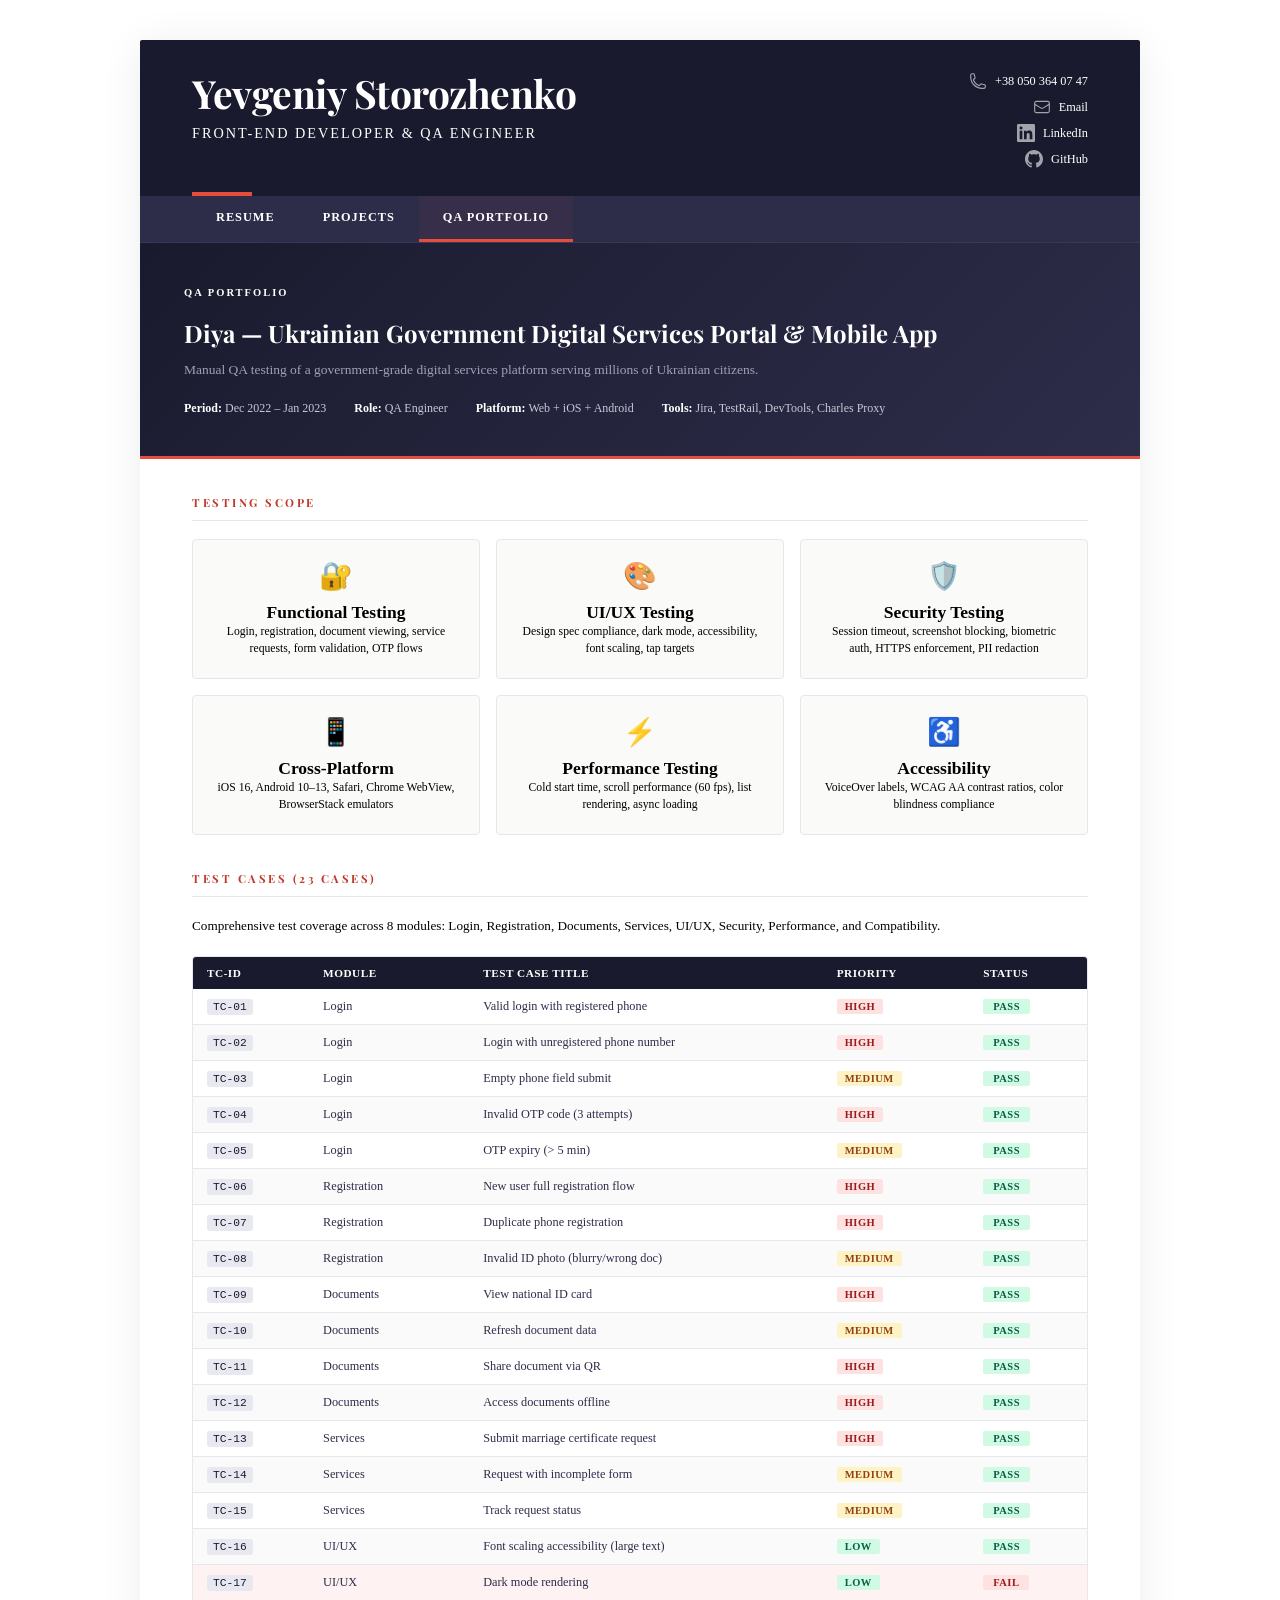
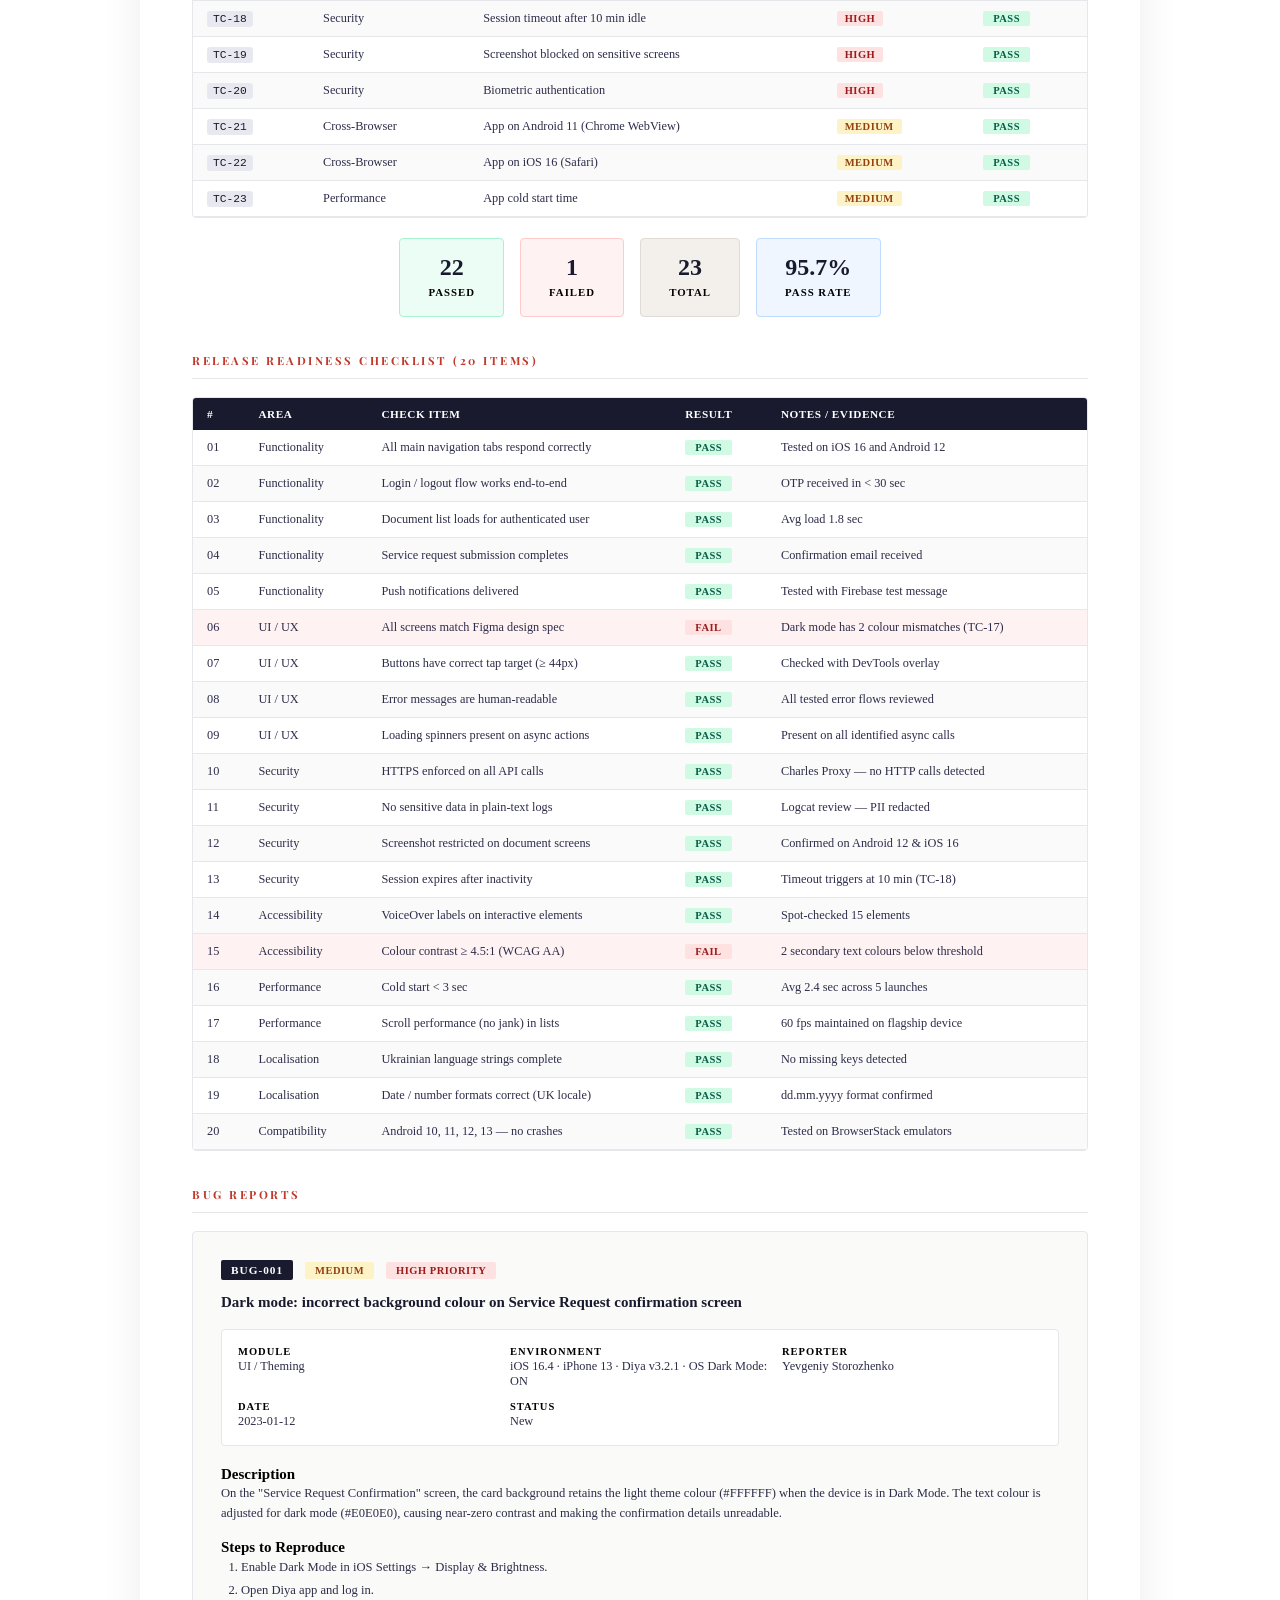
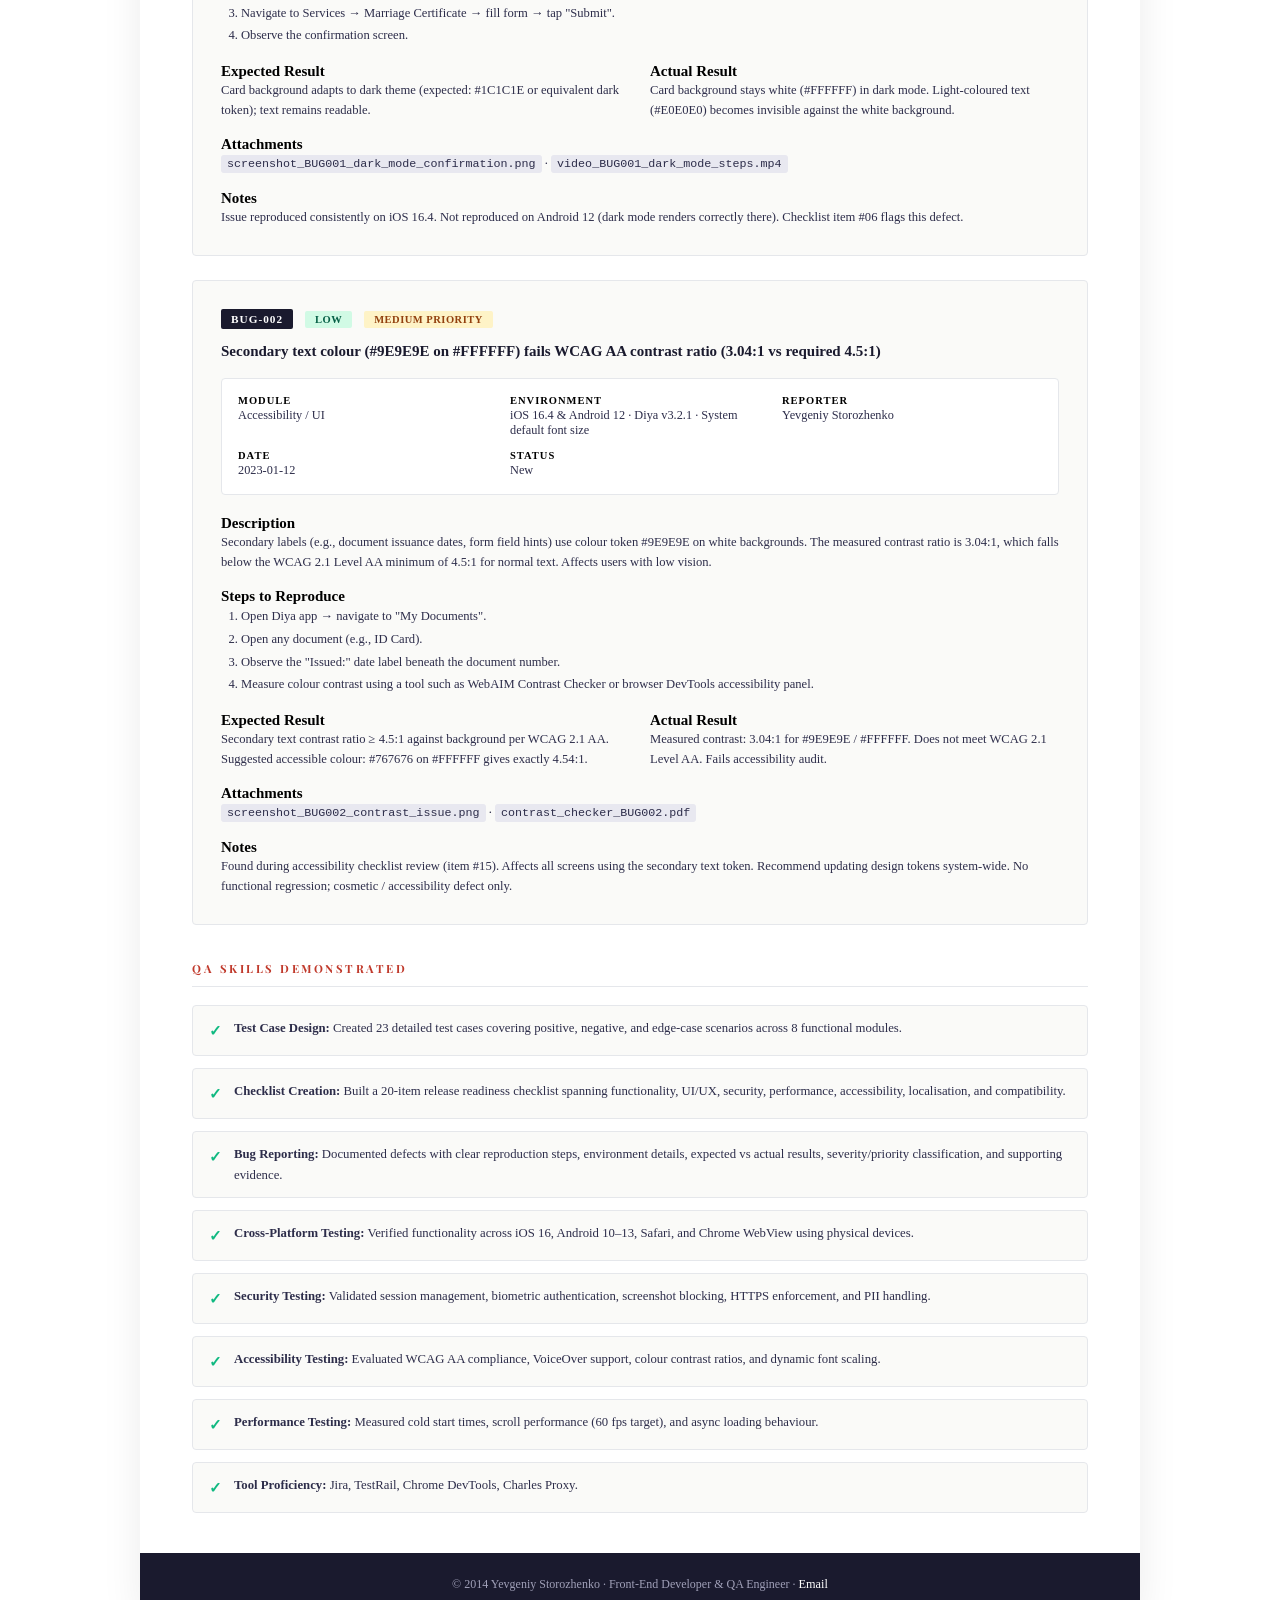
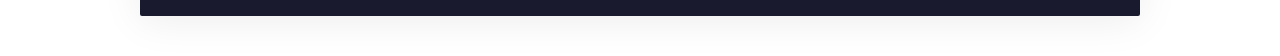
<file: qa-portfolio.html>
<!DOCTYPE html>
<html lang="en">

<head>
  <meta charset="UTF-8">
  <meta name="viewport" content="width=device-width, initial-scale=1.0">
  <title>QA Portfolio — Yevgeniy Storozhenko</title>
  <meta name="description"
    content="Quality assurance portfolio for Diya government portal testing, including functional, UI/UX, security, and cross-platform coverage.">
  <meta property="og:title" content="QA Portfolio — Yevgeniy Storozhenko">
  <meta property="og:description"
    content="QA portfolio with test cases, bug reports, checklists, and testing documentation.">
  <meta property="og:url" content="https://portfolio.1qip1.com/qa-portfolio.html">
  <meta property="og:type" content="website">
  <meta property="og:site_name" content="Yevgeniy Storozhenko Portfolio">
  <meta property="og:image" content="https://portfolio.1qip1.com/img/icon-cms.png">
  <meta name="twitter:card" content="summary_large_image">
  <link rel="preconnect" href="https://fonts.googleapis.com">
  <link rel="preconnect" href="https://fonts.gstatic.com" crossorigin>
  <link rel="preload"
    href="https://fonts.googleapis.com/css2?family=Playfair+Display:wght@400;700&family=DM+Sans:wght@300;400;500;600&display=swap"
    as="style" onload="this.onload=null;this.rel='stylesheet'">
  <noscript>
    <link rel="stylesheet"
      href="https://fonts.googleapis.com/css2?family=Playfair+Display:wght@400;700&family=DM+Sans:wght@300;400;500;600&display=swap">
  </noscript>
  <link rel="preload" href="styles/styles.css" as="style" onload="this.onload=null;this.rel='stylesheet'">
  <noscript>
    <link rel="stylesheet" href="styles/styles.css">
  </noscript>
  <link rel="manifest" href="manifest.json">
  <link rel="canonical" href="https://portfolio.1qip1.com/qa-portfolio.html">
  <link rel="icon" type="image/x-icon" href="img/favicon.ico">
  <link rel="apple-touch-icon" href="img/apple-icon-180.png">
  <script type="application/ld+json">
{
  "@context": "https://schema.org",
  "@graph": [
    {
      "@type": "Person",
      "@id": "https://portfolio.1qip1.com/#person",
      "name": "Yevgeniy Storozhenko",
      "jobTitle": "Front-End Developer & QA Engineer",
      "email": "mailto:styevgeniy@gmail.com",
      "telephone": "+380503640747",
      "url": "https://portfolio.1qip1.com/",
      "image": "https://portfolio.1qip1.comimg/photo.webp",
      "sameAs": [
        "https://www.linkedin.com/in/yevgeniy-storozhenko",
        "https://github.com/StYevgeniy",
        "https://www.upwork.com/freelancers/~01e5efda63ca91f8b1"
      ],
      "worksFor": {
        "@type": "Organization",
        "name": "1qip1 Private Company"
      }
    },
    {
      "@type": "WebSite",
      "@id": "https://portfolio.1qip1.com/#website",
      "url": "https://portfolio.1qip1.com/",
      "name": "Yevgeniy Storozhenko Portfolio",
      "description": "Portfolio and resume of Yevgeniy Storozhenko, Front-End Developer & QA Engineer"
    },
    {
      "@type": "WebPage",
      "@id": "https://portfolio.1qip1.com/qa-portfolio.html#webpage",
      "url": "https://portfolio.1qip1.com/qa-portfolio.html",
      "name": "QA Portfolio — Yevgeniy Storozhenko",
      "description": "QA portfolio with test cases, bug reports, checklists, and testing documentation by Yevgeniy Storozhenko.",
      "isPartOf": {
        "@id": "https://portfolio.1qip1.com/#website"
      },
      "about": {
        "@id": "https://portfolio.1qip1.com/#person"
      },
      "breadcrumb": {
        "@id": "https://portfolio.1qip1.com/qa-portfolio.html#breadcrumb"
      }
    },
    {
      "@type": "BreadcrumbList",
      "@id": "https://portfolio.1qip1.com/qa-portfolio.html#breadcrumb",
      "itemListElement": [
        {
          "@type": "ListItem",
          "position": 1,
          "name": "Resume",
          "item": "https://portfolio.1qip1.com/"
        },
        {
          "@type": "ListItem",
          "position": 2,
          "name": "QA Portfolio",
          "item": "https://portfolio.1qip1.com/qa-portfolio.html"
        }
      ]
    }
  ]
}
</script>
</head>

<body>
  <div class="page">

    <!-- HEADER -->
    <div class="header compact">
      <div>
        <div class="header-name">Yevgeniy Storozhenko</div>
        <div class="header-title">Front-End Developer &amp; QA Engineer</div>
      </div>
      <div class="header-contacts compact-contacts">
        <a href="tel:+380503640747" class="contact-item">
          <svg class="contact-icon" viewBox="0 0 24 24" fill="none" stroke="currentColor" stroke-width="1.5">
            <path stroke-linecap="round" stroke-linejoin="round"
              d="M2.25 6.75c0 8.284 6.716 15 15 15h2.25a2.25 2.25 0 002.25-2.25v-1.372c0-.516-.351-.966-.852-1.091l-4.423-1.106c-.44-.11-.902.055-1.173.417l-.97 1.293c-.282.376-.769.542-1.21.38a12.035 12.035 0 01-7.143-7.143c-.162-.441.004-.928.38-1.21l1.293-.97c.363-.271.527-.734.417-1.173L6.963 3.102a1.125 1.125 0 00-1.091-.852H4.5A2.25 2.25 0 002.25 4.5v2.25z" />
          </svg>
          +38 050 364 07 47
        </a>
        <a href="mailto:styevgeniy@gmail.com" class="contact-item">
          <svg class="contact-icon" viewBox="0 0 24 24" fill="none" stroke="currentColor" stroke-width="1.5">
            <path stroke-linecap="round" stroke-linejoin="round"
              d="M21.75 6.75v10.5a2.25 2.25 0 01-2.25 2.25h-15a2.25 2.25 0 01-2.25-2.25V6.75m19.5 0A2.25 2.25 0 0019.5 4.5h-15a2.25 2.25 0 00-2.25 2.25m19.5 0v.243a2.25 2.25 0 01-1.07 1.916l-7.5 4.615a2.25 2.25 0 01-2.36 0L3.32 8.91a2.25 2.25 0 01-1.07-1.916V6.75" />
          </svg>
          Email
        </a>
        <a href="https://www.linkedin.com/in/yevgeniy-storozhenko" target="_blank" class="contact-item">
          <svg class="contact-icon" viewBox="0 0 24 24" fill="currentColor">
            <path
              d="M20.447 20.452h-3.554v-5.569c0-1.328-.027-3.037-1.852-3.037-1.853 0-2.136 1.445-2.136 2.939v5.667H9.351V9h3.414v1.561h.046c.477-.9 1.637-1.85 3.37-1.85 3.601 0 4.267 2.37 4.267 5.455v6.286zM5.337 7.433c-1.144 0-2.063-.926-2.063-2.065 0-1.138.92-2.063 2.063-2.063 1.14 0 2.064.925 2.064 2.063 0 1.139-.925 2.065-2.064 2.065zm1.782 13.019H3.555V9h3.564v11.452zM22.225 0H1.771C.792 0 0 .774 0 1.729v20.542C0 23.227.792 24 1.771 24h20.451C23.2 24 24 23.227 24 22.271V1.729C24 .774 23.2 0 22.222 0h.003z" />
          </svg>
          LinkedIn
        </a>
        <a href="https://github.com/StYevgeniy" target="_blank" class="contact-item">
          <svg class="contact-icon" viewBox="0 0 24 24" fill="currentColor">
            <path
              d="M12 0c-6.626 0-12 5.373-12 12 0 5.302 3.438 9.8 8.207 11.387.599.111.793-.261.793-.577v-2.234c-3.338.726-4.033-1.416-4.033-1.416-.546-1.387-1.333-1.756-1.333-1.756-1.089-.745.083-.729.083-.729 1.205.084 1.839 1.237 1.839 1.237 1.07 1.834 2.807 1.304 3.492.997.107-.775.418-1.305.762-1.604-2.665-.305-5.467-1.334-5.467-5.931 0-1.311.469-2.381 1.236-3.221-.124-.303-.535-1.524.117-3.176 0 0 1.008-.322 3.301 1.23.957-.266 1.983-.399 3.003-.404 1.02.005 2.047.138 3.006.404 2.291-1.552 3.297-1.23 3.297-1.23.653 1.653.242 2.874.118 3.176.77.84 1.235 1.911 1.235 3.221 0 4.609-2.807 5.624-5.479 5.921.43.372.823 1.102.823 2.222v3.293c0 .319.192.694.801.576 4.765-1.589 8.199-6.086 8.199-11.386 0-6.627-5.373-12-12-12z" />
          </svg>
          GitHub
        </a>
      </div>
    </div>

    <!-- NAVIGATION -->
    <nav class="main-nav">
      <a href="index.html" class="nav-link">Resume</a>
      <a href="projects.html" class="nav-link">Projects</a>
      <a href="qa-portfolio.html" class="nav-link active">QA Portfolio</a>
    </nav>

    <!-- MAIN CONTENT -->
    <main class="main full-width">

      <!-- QA PROJECT OVERVIEW -->
      <div class="section">
        <div class="qa-header">
          <div class="qa-badge">QA Portfolio</div>
          <h1 class="qa-title">Diya — Ukrainian Government Digital Services Portal & Mobile App</h1>
          <p class="qa-subtitle">Manual QA testing of a government-grade digital services platform serving millions of
            Ukrainian citizens.</p>
          <div class="qa-meta">
            <span class="qa-meta-item"><strong>Period:</strong> Dec 2022 – Jan 2023</span>
            <span class="qa-meta-item"><strong>Role:</strong> QA Engineer</span>
            <span class="qa-meta-item"><strong>Platform:</strong> Web + iOS + Android</span>
            <span class="qa-meta-item"><strong>Tools:</strong> Jira, TestRail, DevTools, Charles Proxy</span>
          </div>
        </div>
      </div>

      <!-- TESTING SCOPE -->
      <div class="section">
        <h2 class="section-title">Testing Scope</h2>
        <div class="scope-grid">
          <div class="scope-card">
            <div class="scope-icon">🔐</div>
            <h3>Functional Testing</h3>
            <p>Login, registration, document viewing, service requests, form validation, OTP flows</p>
          </div>
          <div class="scope-card">
            <div class="scope-icon">🎨</div>
            <h3>UI/UX Testing</h3>
            <p>Design spec compliance, dark mode, accessibility, font scaling, tap targets</p>
          </div>
          <div class="scope-card">
            <div class="scope-icon">🛡️</div>
            <h3>Security Testing</h3>
            <p>Session timeout, screenshot blocking, biometric auth, HTTPS enforcement, PII redaction</p>
          </div>
          <div class="scope-card">
            <div class="scope-icon">📱</div>
            <h3>Cross-Platform</h3>
            <p>iOS 16, Android 10–13, Safari, Chrome WebView, BrowserStack emulators</p>
          </div>
          <div class="scope-card">
            <div class="scope-icon">⚡</div>
            <h3>Performance Testing</h3>
            <p>Cold start time, scroll performance (60 fps), list rendering, async loading</p>
          </div>
          <div class="scope-card">
            <div class="scope-icon">♿</div>
            <h3>Accessibility</h3>
            <p>VoiceOver labels, WCAG AA contrast ratios, color blindness compliance</p>
          </div>
        </div>
      </div>

      <!-- TEST CASES -->
      <div class="section">
        <h2 class="section-title">Test Cases (23 Cases)</h2>
        <p class="section-desc">Comprehensive test coverage across 8 modules: Login, Registration, Documents, Services,
          UI/UX, Security, Performance, and Compatibility.</p>

        <div class="testcases-table-wrapper">
          <table class="testcases-table">
            <thead>
              <tr>
                <th>TC-ID</th>
                <th>Module</th>
                <th>Test Case Title</th>
                <th>Priority</th>
                <th>Status</th>
              </tr>
            </thead>
            <tbody>
              <tr>
                <td><code>TC-01</code></td>
                <td>Login</td>
                <td>Valid login with registered phone</td>
                <td><span class="priority high">High</span></td>
                <td><span class="status pass">Pass</span></td>
              </tr>
              <tr>
                <td><code>TC-02</code></td>
                <td>Login</td>
                <td>Login with unregistered phone number</td>
                <td><span class="priority high">High</span></td>
                <td><span class="status pass">Pass</span></td>
              </tr>
              <tr>
                <td><code>TC-03</code></td>
                <td>Login</td>
                <td>Empty phone field submit</td>
                <td><span class="priority medium">Medium</span></td>
                <td><span class="status pass">Pass</span></td>
              </tr>
              <tr>
                <td><code>TC-04</code></td>
                <td>Login</td>
                <td>Invalid OTP code (3 attempts)</td>
                <td><span class="priority high">High</span></td>
                <td><span class="status pass">Pass</span></td>
              </tr>
              <tr>
                <td><code>TC-05</code></td>
                <td>Login</td>
                <td>OTP expiry (&gt; 5 min)</td>
                <td><span class="priority medium">Medium</span></td>
                <td><span class="status pass">Pass</span></td>
              </tr>
              <tr>
                <td><code>TC-06</code></td>
                <td>Registration</td>
                <td>New user full registration flow</td>
                <td><span class="priority high">High</span></td>
                <td><span class="status pass">Pass</span></td>
              </tr>
              <tr>
                <td><code>TC-07</code></td>
                <td>Registration</td>
                <td>Duplicate phone registration</td>
                <td><span class="priority high">High</span></td>
                <td><span class="status pass">Pass</span></td>
              </tr>
              <tr>
                <td><code>TC-08</code></td>
                <td>Registration</td>
                <td>Invalid ID photo (blurry/wrong doc)</td>
                <td><span class="priority medium">Medium</span></td>
                <td><span class="status pass">Pass</span></td>
              </tr>
              <tr>
                <td><code>TC-09</code></td>
                <td>Documents</td>
                <td>View national ID card</td>
                <td><span class="priority high">High</span></td>
                <td><span class="status pass">Pass</span></td>
              </tr>
              <tr>
                <td><code>TC-10</code></td>
                <td>Documents</td>
                <td>Refresh document data</td>
                <td><span class="priority medium">Medium</span></td>
                <td><span class="status pass">Pass</span></td>
              </tr>
              <tr>
                <td><code>TC-11</code></td>
                <td>Documents</td>
                <td>Share document via QR</td>
                <td><span class="priority high">High</span></td>
                <td><span class="status pass">Pass</span></td>
              </tr>
              <tr>
                <td><code>TC-12</code></td>
                <td>Documents</td>
                <td>Access documents offline</td>
                <td><span class="priority high">High</span></td>
                <td><span class="status pass">Pass</span></td>
              </tr>
              <tr>
                <td><code>TC-13</code></td>
                <td>Services</td>
                <td>Submit marriage certificate request</td>
                <td><span class="priority high">High</span></td>
                <td><span class="status pass">Pass</span></td>
              </tr>
              <tr>
                <td><code>TC-14</code></td>
                <td>Services</td>
                <td>Request with incomplete form</td>
                <td><span class="priority medium">Medium</span></td>
                <td><span class="status pass">Pass</span></td>
              </tr>
              <tr>
                <td><code>TC-15</code></td>
                <td>Services</td>
                <td>Track request status</td>
                <td><span class="priority medium">Medium</span></td>
                <td><span class="status pass">Pass</span></td>
              </tr>
              <tr>
                <td><code>TC-16</code></td>
                <td>UI/UX</td>
                <td>Font scaling accessibility (large text)</td>
                <td><span class="priority low">Low</span></td>
                <td><span class="status pass">Pass</span></td>
              </tr>
              <tr class="fail-row">
                <td><code>TC-17</code></td>
                <td>UI/UX</td>
                <td>Dark mode rendering</td>
                <td><span class="priority low">Low</span></td>
                <td><span class="status fail">Fail</span></td>
              </tr>
              <tr>
                <td><code>TC-18</code></td>
                <td>Security</td>
                <td>Session timeout after 10 min idle</td>
                <td><span class="priority high">High</span></td>
                <td><span class="status pass">Pass</span></td>
              </tr>
              <tr>
                <td><code>TC-19</code></td>
                <td>Security</td>
                <td>Screenshot blocked on sensitive screens</td>
                <td><span class="priority high">High</span></td>
                <td><span class="status pass">Pass</span></td>
              </tr>
              <tr>
                <td><code>TC-20</code></td>
                <td>Security</td>
                <td>Biometric authentication</td>
                <td><span class="priority high">High</span></td>
                <td><span class="status pass">Pass</span></td>
              </tr>
              <tr>
                <td><code>TC-21</code></td>
                <td>Cross-Browser</td>
                <td>App on Android 11 (Chrome WebView)</td>
                <td><span class="priority medium">Medium</span></td>
                <td><span class="status pass">Pass</span></td>
              </tr>
              <tr>
                <td><code>TC-22</code></td>
                <td>Cross-Browser</td>
                <td>App on iOS 16 (Safari)</td>
                <td><span class="priority medium">Medium</span></td>
                <td><span class="status pass">Pass</span></td>
              </tr>
              <tr>
                <td><code>TC-23</code></td>
                <td>Performance</td>
                <td>App cold start time</td>
                <td><span class="priority medium">Medium</span></td>
                <td><span class="status pass">Pass</span></td>
              </tr>
            </tbody>
          </table>
        </div>
        <div class="test-summary">
          <div class="summary-box pass-box">
            <span class="summary-number">22</span>
            <span class="summary-label">Passed</span>
          </div>
          <div class="summary-box fail-box">
            <span class="summary-number">1</span>
            <span class="summary-label">Failed</span>
          </div>
          <div class="summary-box total-box">
            <span class="summary-number">23</span>
            <span class="summary-label">Total</span>
          </div>
          <div class="summary-box rate-box">
            <span class="summary-number">95.7%</span>
            <span class="summary-label">Pass Rate</span>
          </div>
        </div>
      </div>

      <!-- TEST CHECKLIST -->
      <div class="section">
        <h2 class="section-title">Release Readiness Checklist (20 Items)</h2>
        <div class="checklist-table-wrapper">
          <table class="checklist-table">
            <thead>
              <tr>
                <th>#</th>
                <th>Area</th>
                <th>Check Item</th>
                <th>Result</th>
                <th>Notes / Evidence</th>
              </tr>
            </thead>
            <tbody>
              <tr>
                <td>01</td>
                <td>Functionality</td>
                <td>All main navigation tabs respond correctly</td>
                <td><span class="status pass">Pass</span></td>
                <td>Tested on iOS 16 and Android 12</td>
              </tr>
              <tr>
                <td>02</td>
                <td>Functionality</td>
                <td>Login / logout flow works end-to-end</td>
                <td><span class="status pass">Pass</span></td>
                <td>OTP received in &lt; 30 sec</td>
              </tr>
              <tr>
                <td>03</td>
                <td>Functionality</td>
                <td>Document list loads for authenticated user</td>
                <td><span class="status pass">Pass</span></td>
                <td>Avg load 1.8 sec</td>
              </tr>
              <tr>
                <td>04</td>
                <td>Functionality</td>
                <td>Service request submission completes</td>
                <td><span class="status pass">Pass</span></td>
                <td>Confirmation email received</td>
              </tr>
              <tr>
                <td>05</td>
                <td>Functionality</td>
                <td>Push notifications delivered</td>
                <td><span class="status pass">Pass</span></td>
                <td>Tested with Firebase test message</td>
              </tr>
              <tr class="fail-row">
                <td>06</td>
                <td>UI / UX</td>
                <td>All screens match Figma design spec</td>
                <td><span class="status fail">Fail</span></td>
                <td>Dark mode has 2 colour mismatches (TC-17)</td>
              </tr>
              <tr>
                <td>07</td>
                <td>UI / UX</td>
                <td>Buttons have correct tap target (≥ 44px)</td>
                <td><span class="status pass">Pass</span></td>
                <td>Checked with DevTools overlay</td>
              </tr>
              <tr>
                <td>08</td>
                <td>UI / UX</td>
                <td>Error messages are human-readable</td>
                <td><span class="status pass">Pass</span></td>
                <td>All tested error flows reviewed</td>
              </tr>
              <tr>
                <td>09</td>
                <td>UI / UX</td>
                <td>Loading spinners present on async actions</td>
                <td><span class="status pass">Pass</span></td>
                <td>Present on all identified async calls</td>
              </tr>
              <tr>
                <td>10</td>
                <td>Security</td>
                <td>HTTPS enforced on all API calls</td>
                <td><span class="status pass">Pass</span></td>
                <td>Charles Proxy — no HTTP calls detected</td>
              </tr>
              <tr>
                <td>11</td>
                <td>Security</td>
                <td>No sensitive data in plain-text logs</td>
                <td><span class="status pass">Pass</span></td>
                <td>Logcat review — PII redacted</td>
              </tr>
              <tr>
                <td>12</td>
                <td>Security</td>
                <td>Screenshot restricted on document screens</td>
                <td><span class="status pass">Pass</span></td>
                <td>Confirmed on Android 12 & iOS 16</td>
              </tr>
              <tr>
                <td>13</td>
                <td>Security</td>
                <td>Session expires after inactivity</td>
                <td><span class="status pass">Pass</span></td>
                <td>Timeout triggers at 10 min (TC-18)</td>
              </tr>
              <tr>
                <td>14</td>
                <td>Accessibility</td>
                <td>VoiceOver labels on interactive elements</td>
                <td><span class="status pass">Pass</span></td>
                <td>Spot-checked 15 elements</td>
              </tr>
              <tr class="fail-row">
                <td>15</td>
                <td>Accessibility</td>
                <td>Colour contrast ≥ 4.5:1 (WCAG AA)</td>
                <td><span class="status fail">Fail</span></td>
                <td>2 secondary text colours below threshold</td>
              </tr>
              <tr>
                <td>16</td>
                <td>Performance</td>
                <td>Cold start &lt; 3 sec</td>
                <td><span class="status pass">Pass</span></td>
                <td>Avg 2.4 sec across 5 launches</td>
              </tr>
              <tr>
                <td>17</td>
                <td>Performance</td>
                <td>Scroll performance (no jank) in lists</td>
                <td><span class="status pass">Pass</span></td>
                <td>60 fps maintained on flagship device</td>
              </tr>
              <tr>
                <td>18</td>
                <td>Localisation</td>
                <td>Ukrainian language strings complete</td>
                <td><span class="status pass">Pass</span></td>
                <td>No missing keys detected</td>
              </tr>
              <tr>
                <td>19</td>
                <td>Localisation</td>
                <td>Date / number formats correct (UK locale)</td>
                <td><span class="status pass">Pass</span></td>
                <td>dd.mm.yyyy format confirmed</td>
              </tr>
              <tr>
                <td>20</td>
                <td>Compatibility</td>
                <td>Android 10, 11, 12, 13 — no crashes</td>
                <td><span class="status pass">Pass</span></td>
                <td>Tested on BrowserStack emulators</td>
              </tr>
            </tbody>
          </table>
        </div>
      </div>

      <!-- BUG REPORTS -->
      <div class="section">
        <h2 class="section-title">Bug Reports</h2>

        <!-- BUG 001 -->
        <div class="bug-report">
          <div class="bug-header">
            <span class="bug-id">BUG-001</span>
            <span class="bug-severity medium">Medium</span>
            <span class="bug-priority high">High Priority</span>
          </div>
          <h3 class="bug-title">Dark mode: incorrect background colour on Service Request confirmation screen</h3>

          <div class="bug-grid">
            <div class="bug-field">
              <span class="bug-label">Module</span>
              <span class="bug-value">UI / Theming</span>
            </div>
            <div class="bug-field">
              <span class="bug-label">Environment</span>
              <span class="bug-value">iOS 16.4 · iPhone 13 · Diya v3.2.1 · OS Dark Mode: ON</span>
            </div>
            <div class="bug-field">
              <span class="bug-label">Reporter</span>
              <span class="bug-value">Yevgeniy Storozhenko</span>
            </div>
            <div class="bug-field">
              <span class="bug-label">Date</span>
              <span class="bug-value">2023-01-12</span>
            </div>
            <div class="bug-field">
              <span class="bug-label">Status</span>
              <span class="bug-value status-new">New</span>
            </div>
          </div>

          <div class="bug-section">
            <h4>Description</h4>
            <p>On the "Service Request Confirmation" screen, the card background retains the light theme colour
              (#FFFFFF) when the device is in Dark Mode. The text colour is adjusted for dark mode (#E0E0E0), causing
              near-zero contrast and making the confirmation details unreadable.</p>
          </div>

          <div class="bug-section">
            <h4>Steps to Reproduce</h4>
            <ol>
              <li>Enable Dark Mode in iOS Settings → Display & Brightness.</li>
              <li>Open Diya app and log in.</li>
              <li>Navigate to Services → Marriage Certificate → fill form → tap "Submit".</li>
              <li>Observe the confirmation screen.</li>
            </ol>
          </div>

          <div class="bug-section two-col">
            <div>
              <h4>Expected Result</h4>
              <p>Card background adapts to dark theme (expected: #1C1C1E or equivalent dark token); text remains
                readable.</p>
            </div>
            <div>
              <h4>Actual Result</h4>
              <p>Card background stays white (#FFFFFF) in dark mode. Light-coloured text (#E0E0E0) becomes invisible
                against the white background.</p>
            </div>
          </div>

          <div class="bug-section">
            <h4>Attachments</h4>
            <p><code>screenshot_BUG001_dark_mode_confirmation.png</code> · <code>video_BUG001_dark_mode_steps.mp4</code>
            </p>
          </div>

          <div class="bug-section">
            <h4>Notes</h4>
            <p>Issue reproduced consistently on iOS 16.4. Not reproduced on Android 12 (dark mode renders correctly
              there). Checklist item #06 flags this defect.</p>
          </div>
        </div>

        <!-- BUG 002 -->
        <div class="bug-report">
          <div class="bug-header">
            <span class="bug-id">BUG-002</span>
            <span class="bug-severity low">Low</span>
            <span class="bug-priority medium">Medium Priority</span>
          </div>
          <h3 class="bug-title">Secondary text colour (#9E9E9E on #FFFFFF) fails WCAG AA contrast ratio (3.04:1 vs
            required 4.5:1)</h3>

          <div class="bug-grid">
            <div class="bug-field">
              <span class="bug-label">Module</span>
              <span class="bug-value">Accessibility / UI</span>
            </div>
            <div class="bug-field">
              <span class="bug-label">Environment</span>
              <span class="bug-value">iOS 16.4 & Android 12 · Diya v3.2.1 · System default font size</span>
            </div>
            <div class="bug-field">
              <span class="bug-label">Reporter</span>
              <span class="bug-value">Yevgeniy Storozhenko</span>
            </div>
            <div class="bug-field">
              <span class="bug-label">Date</span>
              <span class="bug-value">2023-01-12</span>
            </div>
            <div class="bug-field">
              <span class="bug-label">Status</span>
              <span class="bug-value status-new">New</span>
            </div>
          </div>

          <div class="bug-section">
            <h4>Description</h4>
            <p>Secondary labels (e.g., document issuance dates, form field hints) use colour token #9E9E9E on white
              backgrounds. The measured contrast ratio is 3.04:1, which falls below the WCAG 2.1 Level AA minimum of
              4.5:1 for normal text. Affects users with low vision.</p>
          </div>

          <div class="bug-section">
            <h4>Steps to Reproduce</h4>
            <ol>
              <li>Open Diya app → navigate to "My Documents".</li>
              <li>Open any document (e.g., ID Card).</li>
              <li>Observe the "Issued:" date label beneath the document number.</li>
              <li>Measure colour contrast using a tool such as WebAIM Contrast Checker or browser DevTools accessibility
                panel.</li>
            </ol>
          </div>

          <div class="bug-section two-col">
            <div>
              <h4>Expected Result</h4>
              <p>Secondary text contrast ratio ≥ 4.5:1 against background per WCAG 2.1 AA. Suggested accessible colour:
                #767676 on #FFFFFF gives exactly 4.54:1.</p>
            </div>
            <div>
              <h4>Actual Result</h4>
              <p>Measured contrast: 3.04:1 for #9E9E9E / #FFFFFF. Does not meet WCAG 2.1 Level AA. Fails accessibility
                audit.</p>
            </div>
          </div>

          <div class="bug-section">
            <h4>Attachments</h4>
            <p><code>screenshot_BUG002_contrast_issue.png</code> · <code>contrast_checker_BUG002.pdf</code></p>
          </div>

          <div class="bug-section">
            <h4>Notes</h4>
            <p>Found during accessibility checklist review (item #15). Affects all screens using the secondary text
              token. Recommend updating design tokens system-wide. No functional regression; cosmetic / accessibility
              defect only.</p>
          </div>
        </div>
      </div>

      <!-- SKILLS DEMONSTRATED -->
      <div class="section">
        <h2 class="section-title">QA Skills Demonstrated</h2>
        <div class="skills-demo">
          <div class="skill-demo-item">
            <span class="skill-demo-check">✓</span>
            <span><strong>Test Case Design:</strong> Created 23 detailed test cases covering positive, negative, and
              edge-case scenarios across 8 functional modules.</span>
          </div>
          <div class="skill-demo-item">
            <span class="skill-demo-check">✓</span>
            <span><strong>Checklist Creation:</strong> Built a 20-item release readiness checklist spanning
              functionality, UI/UX, security, performance, accessibility, localisation, and compatibility.</span>
          </div>
          <div class="skill-demo-item">
            <span class="skill-demo-check">✓</span>
            <span><strong>Bug Reporting:</strong> Documented defects with clear reproduction steps, environment details,
              expected vs actual results, severity/priority classification, and supporting evidence.</span>
          </div>
          <div class="skill-demo-item">
            <span class="skill-demo-check">✓</span>
            <span><strong>Cross-Platform Testing:</strong> Verified functionality across iOS 16, Android 10–13, Safari,
              and Chrome WebView using physical devices.</span>
          </div>
          <div class="skill-demo-item">
            <span class="skill-demo-check">✓</span>
            <span><strong>Security Testing:</strong> Validated session management, biometric authentication, screenshot
              blocking, HTTPS enforcement, and PII handling.</span>
          </div>
          <div class="skill-demo-item">
            <span class="skill-demo-check">✓</span>
            <span><strong>Accessibility Testing:</strong> Evaluated WCAG AA compliance, VoiceOver support, colour
              contrast ratios, and dynamic font scaling.</span>
          </div>
          <div class="skill-demo-item">
            <span class="skill-demo-check">✓</span>
            <span><strong>Performance Testing:</strong> Measured cold start times, scroll performance (60 fps target),
              and async loading behaviour.</span>
          </div>
          <div class="skill-demo-item">
            <span class="skill-demo-check">✓</span>
            <span><strong>Tool Proficiency:</strong> Jira, TestRail, Chrome DevTools, Charles Proxy.</span>
          </div>
        </div>
      </div>

    </main>

    <!-- FOOTER -->
    <footer class="site-footer">
      <p>© 2014 Yevgeniy Storozhenko · Front-End Developer & QA Engineer · <a
          href="mailto:styevgeniy@gmail.com">Email</a></p>
    </footer>

  </div>
</body>

</html>
</file>
<file: styles/styles.css>
/* ─── CSS VARIABLES ─── */
:root {
  --ink: #1a1a2e;
  --ink2: #2d2d4a;
  --accent: #c0392b;
  --accent2: #e74c3c;
  --accent3: #ffffff;
  --muted: #000000;
  --border: #e5e7eb;
  --bg: #fafaf8;
  --card: #ffffff;
  --tag: #f3f0ec;
  --success: #10b981;
  --danger: #ef4444;
  --warning: #f59e0b;
}

/* ─── RESET & BASE ─── */
*,
*::before,
*::after {
  box-sizing: border-box;
  margin: 0;
  padding: 0;
}

html {
  font-size: 15px;
  scroll-behavior: smooth;
}

img {
  max-width: 100%;
  height: auto;
}

.page {
  max-width: 1000px;
  margin: 40px auto;
  background: var(--card, #ffffff);
  box-shadow: 0 4px 40px rgba(0, 0, 0, 0.08);
  border-radius: 2px;
  overflow: hidden;
}

/* ─── HEADER ─── */
.header {
  display: grid;
  grid-template-columns: 1fr auto;
  gap: 32px;
  padding: 52px 52px 44px;
  background: var(--ink, #1a1a2e);
  color: #fff;
  position: relative;
}

.header::after {
  content: '';
  position: absolute;
  bottom: 0;
  left: 52px;
  width: 60px;
  height: 4px;
  background: var(--accent2, #e74c3c);
}

.header.compact {
  padding: 32px 52px 28px;
}

.header.compact::after {
  left: 52px;
}

.header-name {
  font-family: 'Playfair Display', serif;
  font-size: 2.6rem;
  font-weight: 700;
  line-height: 1.1;
  letter-spacing: -0.5px;
  margin-bottom: 10px;
  display: flex;
  flex-direction: row;
  align-items: center;
  gap: 100px;
  max-width: 480px;
}

.avatar {
  width: 80px;
  height: 80px;
  border-radius: 50%;
  object-fit: cover;
  border: 3px solid #ffffff;
  flex-shrink: 0;
}

.header-title {
  font-size: 0.95rem;
  font-weight: 500;
  color: #ffffff;
  letter-spacing: 2px;
  text-transform: uppercase;
  margin-bottom: 18px;
}

.header-summary {
  font-size: 0.9rem;
  color: #ffffff;
  font-weight: 300;
  max-width: 480px;
  line-height: 1.7;
  text-align: justify;
}

.header-contacts {
  display: flex;
  flex-direction: column;
  gap: 10px;
  align-items: flex-end;
  justify-content: flex-start;
  padding-top: 6px;
  white-space: nowrap;
}

.compact-contacts {
  gap: 8px;
  padding-top: 0;
}

.contact-item {
  display: flex;
  align-items: center;
  gap: 8px;
  color: #ffffff;
  font-size: 0.82rem;
  text-decoration: none;
  transition: color 0.2s;
}

.contact-item:hover {
  color: var(--accent2, #e74c3c);
}

.contact-icon {
  width: 18px;
  height: 18px;
  opacity: 0.6;
  flex-shrink: 0;
}

/* ─── NAVIGATION ─── */
.main-nav {
  display: flex;
  gap: 0;
  background: var(--ink2, #2d2d4a);
  padding: 0 52px;
  border-bottom: 1px solid rgba(255, 255, 255, 0.05);
}

.nav-link {
  padding: 14px 24px;
  color: #ffffff;
  text-decoration: none;
  font-size: 0.82rem;
  font-weight: 600;
  letter-spacing: 1px;
  text-transform: uppercase;
  transition: all 0.2s;
  border-bottom: 3px solid transparent;
}

.nav-link:hover {
  color: #fff;
  background: rgba(255, 255, 255, 0.03);
}

.nav-link.active {
  color: #ffffff;
  border-bottom-color: var(--accent2, #e74c3c);
  background: rgba(231, 76, 60, 0.05);
}

/* ─── BODY ─── */
.body {
  display: grid;
  grid-template-columns: 260px 1fr;
}

/* ─── SIDEBAR ─── */
.sidebar {
  background: #f7f5f2;
  padding: 40px 28px;
  border-right: 1px solid var(--border, #e5e7eb);
}

/* ─── MAIN ─── */
.main {
  padding: 40px 44px;
}

.main.full-width {
  padding: 40px 52px;
}

/* ─── SECTION ─── */
.section {
  margin-bottom: 36px;
}

.section:last-child {
  margin-bottom: 0;
}

.section-title {
  font-family: 'Playfair Display', serif;
  font-size: 0.75rem;
  font-weight: 700;
  letter-spacing: 2.5px;
  text-transform: uppercase;
  color: var(--accent, #c0392b);
  margin-bottom: 18px;
  padding-bottom: 10px;
  border-bottom: 1px solid var(--border, #e5e7eb);
}

.section-desc {
  font-size: 0.88rem;
  color: var(--muted, #000000);
  margin-bottom: 20px;
  line-height: 1.6;
}

/* ─── SKILLS ─── */
.skill-group {
  margin-bottom: 20px;
}

.skill-group-label {
  font-size: 0.72rem;
  font-weight: 600;
  text-transform: uppercase;
  letter-spacing: 1.5px;
  color: var(--muted, #000000);
  margin-bottom: 8px;
}

.tags {
  display: flex;
  flex-wrap: wrap;
  gap: 6px;
}

.tag {
  background: var(--tag, #f3f0ec);
  color: var(--ink2, #2d2d4a);
  font-size: 0.76rem;
  font-weight: 500;
  padding: 4px 10px;
  border-radius: 2px;
  border: 1px solid #e0dbd4;
}

.tag.accent {
  background: #fde8e6;
  border-color: #f5c6c3;
  color: var(--accent, #c0392b);
}

/* ─── EDUCATION ─── */
.edu-item {
  margin-bottom: 18px;
}

.edu-item:last-child {
  margin-bottom: 0;
}

.edu-degree {
  font-weight: 600;
  font-size: 0.84rem;
  color: var(--ink, #1a1a2e);
  margin-bottom: 2px;
}

.edu-school {
  font-size: 0.78rem;
  color: var(--muted, #000000);
  line-height: 1.4;
}

.edu-date {
  font-size: 0.72rem;
  color: var(--accent, #c0392b);
  font-weight: 600;
  margin-top: 2px;
}

/* ─── SOFT SKILLS ─── */
.soft-list {
  list-style: none;
  display: flex;
  flex-direction: column;
  gap: 6px;
}

.soft-list li {
  font-size: 0.8rem;
  color: var(--ink2, #2d2d4a);
  padding-left: 14px;
  position: relative;
  line-height: 1.4;
}

.soft-list li::before {
  content: '—';
  position: absolute;
  left: 0;
  color: var(--accent, #c0392b);
  font-weight: 700;
}

/* ─── EXPERIENCE ─── */
.exp-item {
  margin-bottom: 30px;
}

.exp-item:last-child {
  margin-bottom: 0;
}

.exp-header {
  display: flex;
  justify-content: space-between;
  align-items: flex-start;
  gap: 16px;
  margin-bottom: 4px;
}

.exp-role {
  font-weight: 700;
  font-size: 0.95rem;
  color: var(--ink, #1a1a2e);
}

.exp-company {
  font-size: 0.82rem;
  color: var(--accent, #c0392b);
  font-weight: 600;
  margin-bottom: 2px;
}

.exp-date {
  font-size: 0.75rem;
  color: var(--muted, #000000);
  white-space: nowrap;
  font-weight: 500;
  padding-top: 3px;
  flex-shrink: 0;
}

.exp-bullets {
  list-style: none;
  margin-top: 10px;
  display: flex;
  flex-direction: column;
  gap: 5px;
}

.exp-bullets li {
  font-size: 0.84rem;
  color: var(--ink2, #2d2d4a);
  padding-left: 16px;
  position: relative;
  line-height: 1.55;
}

.exp-bullets li::before {
  content: '▸';
  position: absolute;
  left: 0;
  color: var(--accent2, #e74c3c);
  font-size: 0.7rem;
  top: 3px;
}

/* ─── PROJECTS (Resume page) ─── */
.project-item {
  margin-bottom: 10px;
  display: grid;
  grid-template-columns: 1fr auto;
  gap: 8px;
  align-items: center;
  padding: 10px 14px;
  background: var(--bg, #fafaf8);
  border: 1px solid var(--border, #e5e7eb);
  border-radius: 2px;
}

.project-name {
  font-weight: 600;
  font-size: 0.84rem;
  color: var(--ink, #1a1a2e);
}

.project-tags {
  font-size: 0.72rem;
  color: var(--muted, #000000);
  margin-top: 2px;
}

.project-link {
  font-size: 0.72rem;
  color: var(--accent, #c0392b);
  text-decoration: none;
  font-weight: 600;
  letter-spacing: 0.5px;
  white-space: nowrap;
}

.project-link:hover {
  text-decoration: underline;
}

.project-desc {
  font-size: 0.76rem;
  color: var(--muted, #000000);
  margin-top: 3px;
  margin-bottom: 4px;
  line-height: 1.5;
}

.qa-project {
  border-left: 3px solid var(--accent2, #e74c3c);
  background: #fff8f7;
}

/* ─── BUTTON ─── */
.btn-primary {
  display: inline-block;
  padding: 10px 24px;
  background: var(--accent, #c0392b);
  color: #fff;
  text-decoration: none;
  font-size: 0.82rem;
  font-weight: 600;
  letter-spacing: 0.5px;
  border-radius: 2px;
  transition: background 0.2s;
  margin-top: 40px;
}

.btn-primary:hover {
  background: var(--accent2, #e74c3c);
}

/* ─── PROJECTS PAGE ─── */
.projects-intro {
  font-size: 0.9rem;
  color: var(--muted, #000000);
  margin-bottom: 28px;
  line-height: 1.7;
}

.project-category {
  margin-bottom: 36px;
}

.project-category:last-child {
  margin-bottom: 0;
}

.category-title {
  font-family: 'Playfair Display', serif;
  font-size: 1.1rem;
  font-weight: 700;
  color: var(--ink, #1a1a2e);
  margin-bottom: 18px;
  padding-bottom: 8px;
  border-bottom: 2px solid var(--accent, #c0392b);
  display: inline-block;
}

.project-card {
  display: grid;
  grid-template-columns: 280px 1fr;
  gap: 0;
  background: var(--card, #ffffff);
  border: 1px solid var(--border, #e5e7eb);
  border-radius: 4px;
  overflow: hidden;
  margin-bottom: 16px;
  transition: box-shadow 0.2s;
}

.project-card:hover {
  box-shadow: 0 4px 20px rgba(0, 0, 0, 0.08);
}

.project-card-image {
  background: #f0eeea;
  display: flex;
  align-items: center;
  justify-content: center;
  overflow: hidden;
  min-height: 180px;
}

.project-card-image img {
  width: 100%;
  height: 100%;
  object-fit: cover;
  display: block;
  aspect-ratio: 1 / 1;
}

.project-card-content {
  padding: 20px 24px;
  display: flex;
  flex-direction: column;
}

.project-card-header {
  display: flex;
  justify-content: space-between;
  align-items: flex-start;
  gap: 12px;
  margin-bottom: 8px;
}

.project-card-name {
  font-weight: 700;
  font-size: 0.92rem;
  color: var(--ink, #1a1a2e);
  line-height: 1.3;
}

.project-card-year {
  font-size: 0.72rem;
  color: var(--muted, #000000);
  font-weight: 600;
  background: var(--tag, #f3f0ec);
  padding: 2px 8px;
  border-radius: 2px;
  white-space: nowrap;
}

.project-card-desc {
  font-size: 0.82rem;
  color: var(--muted, #000000);
  line-height: 1.6;
  margin-bottom: 12px;
  flex-grow: 1;
}

.project-card-tags {
  display: flex;
  flex-wrap: wrap;
  gap: 5px;
  margin-bottom: 12px;
}

.project-card-tags .tag {
  font-size: 0.7rem;
  padding: 2px 8px;
}

.project-card-link {
  font-size: 0.78rem;
  color: var(--accent, #c0392b);
  text-decoration: none;
  font-weight: 600;
  align-self: flex-start;
}

.project-card-link:hover {
  text-decoration: underline;
}

.project-card-link.disabled {
  color: var(--muted, #000000);
  cursor: not-allowed;
}

.project-card-link.disabled:hover {
  text-decoration: none;
}

/* ─── QA PORTFOLIO ─── */
.qa-header {
  background: linear-gradient(135deg, var(--ink, #1a1a2e) 0%, var(--ink2, #2d2d4a) 100%);
  color: #fff;
  padding: 40px 44px;
  margin: -40px -52px 36px -52px;
  border-bottom: 3px solid var(--accent2, #e74c3c);
}

.qa-badge {
  display: inline-block;
  color: #fff;
  font-size: 0.7rem;
  font-weight: 700;
  letter-spacing: 2px;
  text-transform: uppercase;
  padding: 4px 0px;
  border-radius: 2px;
  margin-bottom: 16px;
}

.qa-title {
  font-family: 'Playfair Display', serif;
  font-size: 1.6rem;
  font-weight: 700;
  line-height: 1.3;
  margin-bottom: 10px;
}

.qa-subtitle {
  font-size: 0.9rem;
  color: #a0a0b8;
  font-weight: 300;
  line-height: 1.6;
  margin-bottom: 20px;
  max-width: 600px;
}

.qa-meta {
  display: flex;
  flex-wrap: wrap;
  gap: 16px 28px;
}

.qa-meta-item {
  font-size: 0.8rem;
  color: #c8c8d8;
}

.qa-meta-item strong {
  color: #fff;
  font-weight: 600;
}

/* Scope Grid */
.scope-grid {
  display: grid;
  grid-template-columns: repeat(3, 1fr);
  gap: 16px;
}

.scope-card {
  background: var(--bg, #fafaf8);
  border: 1px solid var(--border, #e5e7eb);
  border-radius: 4px;
  padding: 20px;
  text-align: center;
}

.scope-icon {
  font-size: 1.8rem;
  margin-bottom: 10px;
}

.scope-card h4 {
  font-size: 0.85rem;
  font-weight: 700;
  color: var(--ink, #1a1a2e);
  margin-bottom: 6px;
}

.scope-card p {
  font-size: 0.78rem;
  color: var(--muted, #000000);
  line-height: 1.5;
}

/* Test Cases Table */
.testcases-table-wrapper,
.checklist-table-wrapper {
  overflow-x: auto;
  border: 1px solid var(--border, #e5e7eb);
  border-radius: 4px;
  margin-bottom: 20px;
}

.testcases-table,
.checklist-table {
  width: 100%;
  border-collapse: collapse;
  font-size: 0.82rem;
}

.testcases-table th,
.checklist-table th {
  background: var(--ink, #1a1a2e);
  color: #fff;
  font-weight: 600;
  text-align: left;
  padding: 10px 14px;
  font-size: 0.75rem;
  letter-spacing: 0.5px;
  text-transform: uppercase;
}

.testcases-table td,
.checklist-table td {
  padding: 10px 14px;
  border-bottom: 1px solid var(--border, #e5e7eb);
  color: var(--ink2, #2d2d4a);
  vertical-align: top;
}

.testcases-table tr:nth-child(even),
.checklist-table tr:nth-child(even) {
  background: #fafafa;
}

.testcases-table tr:hover,
.checklist-table tr:hover {
  background: #f3f0ec;
}

.testcases-table tr.fail-row,
.checklist-table tr.fail-row {
  background: #fef2f2;
}

.testcases-table tr.fail-row:hover,
.checklist-table tr.fail-row:hover {
  background: #fee2e2;
}

.testcases-table code {
  background: #e8e8f0;
  padding: 2px 6px;
  border-radius: 3px;
  font-size: 0.75rem;
  font-family: 'Courier New', monospace;
  color: var(--ink, #1a1a2e);
}

.priority {
  display: inline-block;
  padding: 2px 8px;
  border-radius: 2px;
  font-size: 0.7rem;
  font-weight: 700;
  text-transform: uppercase;
  letter-spacing: 0.5px;
}

.priority.high {
  background: #fee2e2;
  color: #991b1b;
}

.priority.medium {
  background: #fef3c7;
  color: #92400e;
}

.priority.low {
  background: #d1fae5;
  color: #065f46;
}

.status {
  display: inline-block;
  padding: 2px 10px;
  border-radius: 2px;
  font-size: 0.7rem;
  font-weight: 700;
  text-transform: uppercase;
  letter-spacing: 0.5px;
}

.status.pass {
  background: #d1fae5;
  color: #065f46;
}

.status.fail {
  background: #fee2e2;
  color: #991b1b;
}

.status-new {
  color: var(--accent, #c0392b);
  font-weight: 700;
}

/* Test Summary */
.test-summary {
  display: flex;
  gap: 16px;
  justify-content: center;
}

.summary-box {
  text-align: center;
  padding: 16px 28px;
  border-radius: 4px;
  min-width: 100px;
}

.summary-box.pass-box {
  background: #ecfdf5;
  border: 1px solid #a7f3d0;
}

.summary-box.fail-box {
  background: #fef2f2;
  border: 1px solid #fecaca;
}

.summary-box.total-box {
  background: #f3f0ec;
  border: 1px solid #e0dbd4;
}

.summary-box.rate-box {
  background: #eff6ff;
  border: 1px solid #bfdbfe;
}

.summary-number {
  display: block;
  font-size: 1.6rem;
  font-weight: 700;
  color: var(--ink, #1a1a2e);
  line-height: 1;
  margin-bottom: 4px;
}

.summary-label {
  font-size: 0.72rem;
  color: var(--muted, #000000);
  text-transform: uppercase;
  letter-spacing: 1px;
  font-weight: 600;
}

/* Bug Reports */
.bug-report {
  background: var(--bg, #fafaf8);
  border: 1px solid var(--border, #e5e7eb);
  border-radius: 4px;
  padding: 28px;
  margin-bottom: 24px;
}

.bug-report:last-child {
  margin-bottom: 0;
}

.bug-header {
  display: flex;
  align-items: center;
  gap: 12px;
  margin-bottom: 12px;
  flex-wrap: wrap;
}

.bug-id {
  background: var(--ink, #1a1a2e);
  color: #fff;
  font-size: 0.75rem;
  font-weight: 700;
  padding: 4px 10px;
  border-radius: 2px;
  letter-spacing: 1px;
}

.bug-severity,
.bug-priority {
  font-size: 0.7rem;
  font-weight: 700;
  padding: 3px 10px;
  border-radius: 2px;
  text-transform: uppercase;
  letter-spacing: 0.5px;
}

.bug-severity.medium {
  background: #fef3c7;
  color: #92400e;
}

.bug-severity.low {
  background: #d1fae5;
  color: #065f46;
}

.bug-priority.high {
  background: #fee2e2;
  color: #991b1b;
}

.bug-priority.medium {
  background: #fef3c7;
  color: #92400e;
}

.bug-title {
  font-size: 1rem;
  font-weight: 700;
  color: var(--ink, #1a1a2e);
  margin-bottom: 16px;
  line-height: 1.4;
}

.bug-grid {
  display: grid;
  grid-template-columns: repeat(auto-fit, minmax(200px, 1fr));
  gap: 12px;
  margin-bottom: 20px;
  padding: 16px;
  background: var(--card, #ffffff);
  border-radius: 4px;
  border: 1px solid var(--border, #e5e7eb);
}

.bug-field {
  display: flex;
  flex-direction: column;
  gap: 2px;
}

.bug-label {
  font-size: 0.7rem;
  color: var(--muted, #000000);
  text-transform: uppercase;
  letter-spacing: 1px;
  font-weight: 600;
}

.bug-value {
  font-size: 0.82rem;
  color: var(--ink2, #2d2d4a);
  font-weight: 500;
}

.bug-section {
  margin-bottom: 16px;
}

.bug-section:last-child {
  margin-bottom: 0;
}

.bug-section h5 {
  font-size: 0.78rem;
  font-weight: 700;
  color: var(--accent, #c0392b);
  text-transform: uppercase;
  letter-spacing: 1px;
  margin-bottom: 6px;
}

.bug-section p {
  font-size: 0.84rem;
  color: var(--ink2, #2d2d4a);
  line-height: 1.6;
}

.bug-section ol {
  padding-left: 20px;
  font-size: 0.84rem;
  color: var(--ink2, #2d2d4a);
  line-height: 1.8;
}

.bug-section.two-col {
  display: grid;
  grid-template-columns: 1fr 1fr;
  gap: 20px;
}

.bug-section code {
  background: #e8e8f0;
  padding: 2px 6px;
  border-radius: 3px;
  font-family: 'Courier New', monospace;
  font-size: 0.78rem;
}

/* Skills Demonstrated */
.skills-demo {
  display: flex;
  flex-direction: column;
  gap: 12px;
}

.skill-demo-item {
  display: flex;
  align-items: flex-start;
  gap: 12px;
  padding: 12px 16px;
  background: var(--bg, #fafaf8);
  border: 1px solid var(--border, #e5e7eb);
  border-radius: 4px;
  font-size: 0.85rem;
  color: var(--ink2, #2d2d4a);
  line-height: 1.6;
}

.skill-demo-check {
  color: var(--success, #10b981);
  font-weight: 700;
  font-size: 1rem;
  flex-shrink: 0;
  margin-top: 1px;
}

/* ─── FOOTER ─── */
.site-footer {
  background: var(--ink, #1a1a2e);
  color: #a0a0b8;
  text-align: center;
  padding: 24px 52px;
  font-size: 0.8rem;
}

.site-footer a {
  color: var(--accent3, #ffffff);
  font-size: 0.82rem;
  text-decoration: none;
  transition: color 0.2s;
}

.site-footer a:hover {
  text-decoration: underline;
  color: var(--accent2, #e74c3c);
}

/* ─── PRINT ─── */
@media print {
  body {
    background: #fff;
  }

  .page {
    max-width: 100%;
    margin: 0;
    box-shadow: none;
    border-radius: 0;
  }

  .main-nav {
    display: none;
  }

  a {
    color: inherit;
    text-decoration: none;
  }

  .project-card {
    break-inside: avoid;
  }

  .bug-report {
    break-inside: avoid;
  }
}

/* ─── RESPONSIVE ─── */
@media (max-width: 900px) {
  .scope-grid {
    grid-template-columns: repeat(2, 1fr);
  }

  .project-card {
    grid-template-columns: 1fr;
  }

  .project-card-image {
    min-height: 200px;
  }

  .bug-section.two-col {
    grid-template-columns: 1fr;
  }

  .header-name {
    gap: 40px;
    font-size: 2.4rem;
  }

  .avatar {
    width: 70px;
    height: 70px;
  }
}

@media (max-width: 680px) {
  .header {
    grid-template-columns: 1fr;
    padding: 32px 24px;
  }

  .header.compact {
    padding: 24px 24px 20px;
  }

  .header-name {
    font-size: 2.2rem;
    gap: 20px;
    flex-wrap: wrap;
    justify-content: center;
    text-align: left;
  }

  .avatar {
    width: 60px;
    height: 60px;
    order: -1;
  }

  .header-contacts {
    align-items: flex-start;
  }

  .compact-contacts {
    flex-direction: row;
    flex-wrap: wrap;
  }

  .main-nav {
    padding: 0 20px;
    flex-wrap: wrap;
  }

  .nav-link {
    padding: 10px 16px;
    font-size: 0.7rem;
  }

  .body {
    grid-template-columns: 1fr;
  }

  .main {
    padding: 28px 24px;
  }

  .main.full-width {
    padding: 28px 24px;
  }

  .sidebar {
    padding: 28px 24px;
    border-right: none;
    border-bottom: 1px solid var(--border, #e5e7eb);
  }

  .qa-header {
    margin: -28px -24px 28px -24px;
    padding: 28px 24px;
  }

  .scope-grid {
    grid-template-columns: 1fr;
  }

  .test-summary {
    flex-wrap: wrap;
  }

  .summary-box {
    min-width: 80px;
    padding: 12px 16px;
  }

  .bug-grid {
    grid-template-columns: 1fr;
  }

  .testcases-table-wrapper,
  .checklist-table-wrapper {
    font-size: 0.75rem;
  }

  .testcases-table th,
  .testcases-table td,
  .checklist-table th,
  .checklist-table td {
    padding: 8px 10px;
  }
}
</file>
